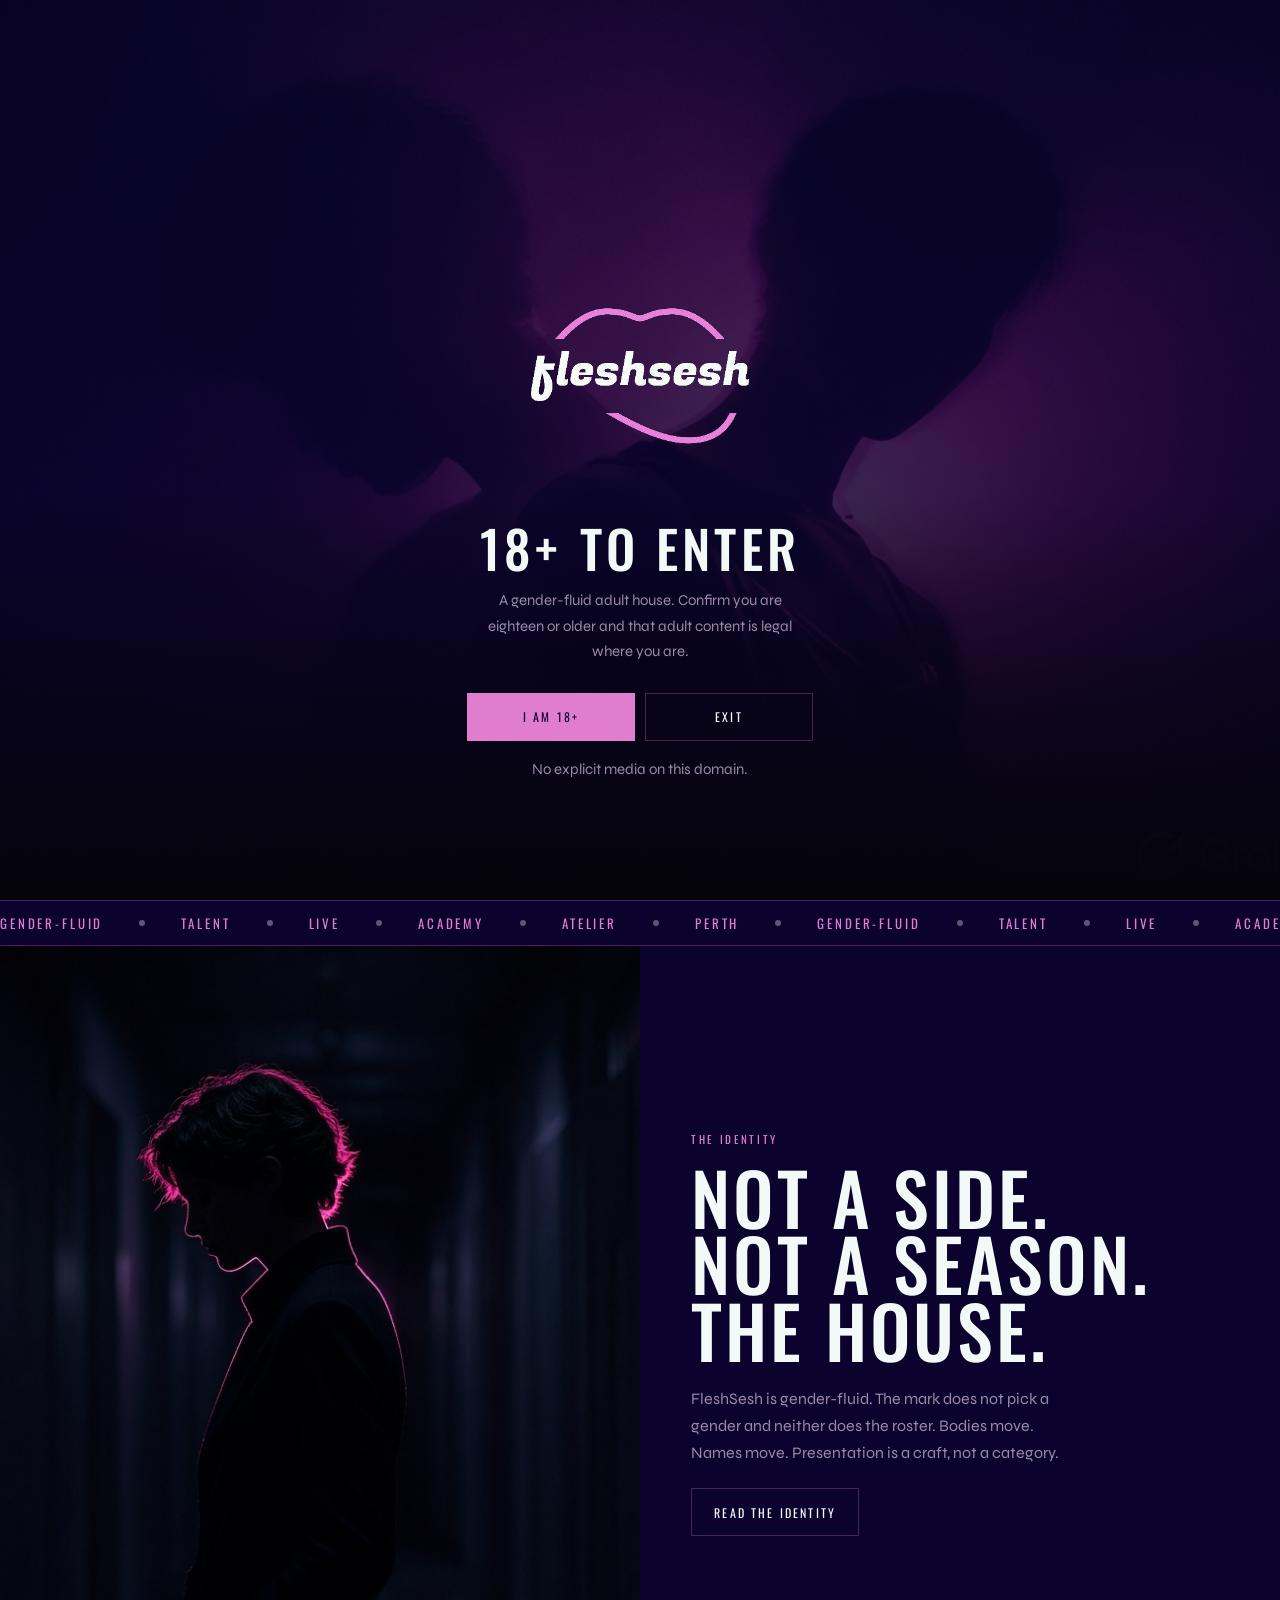
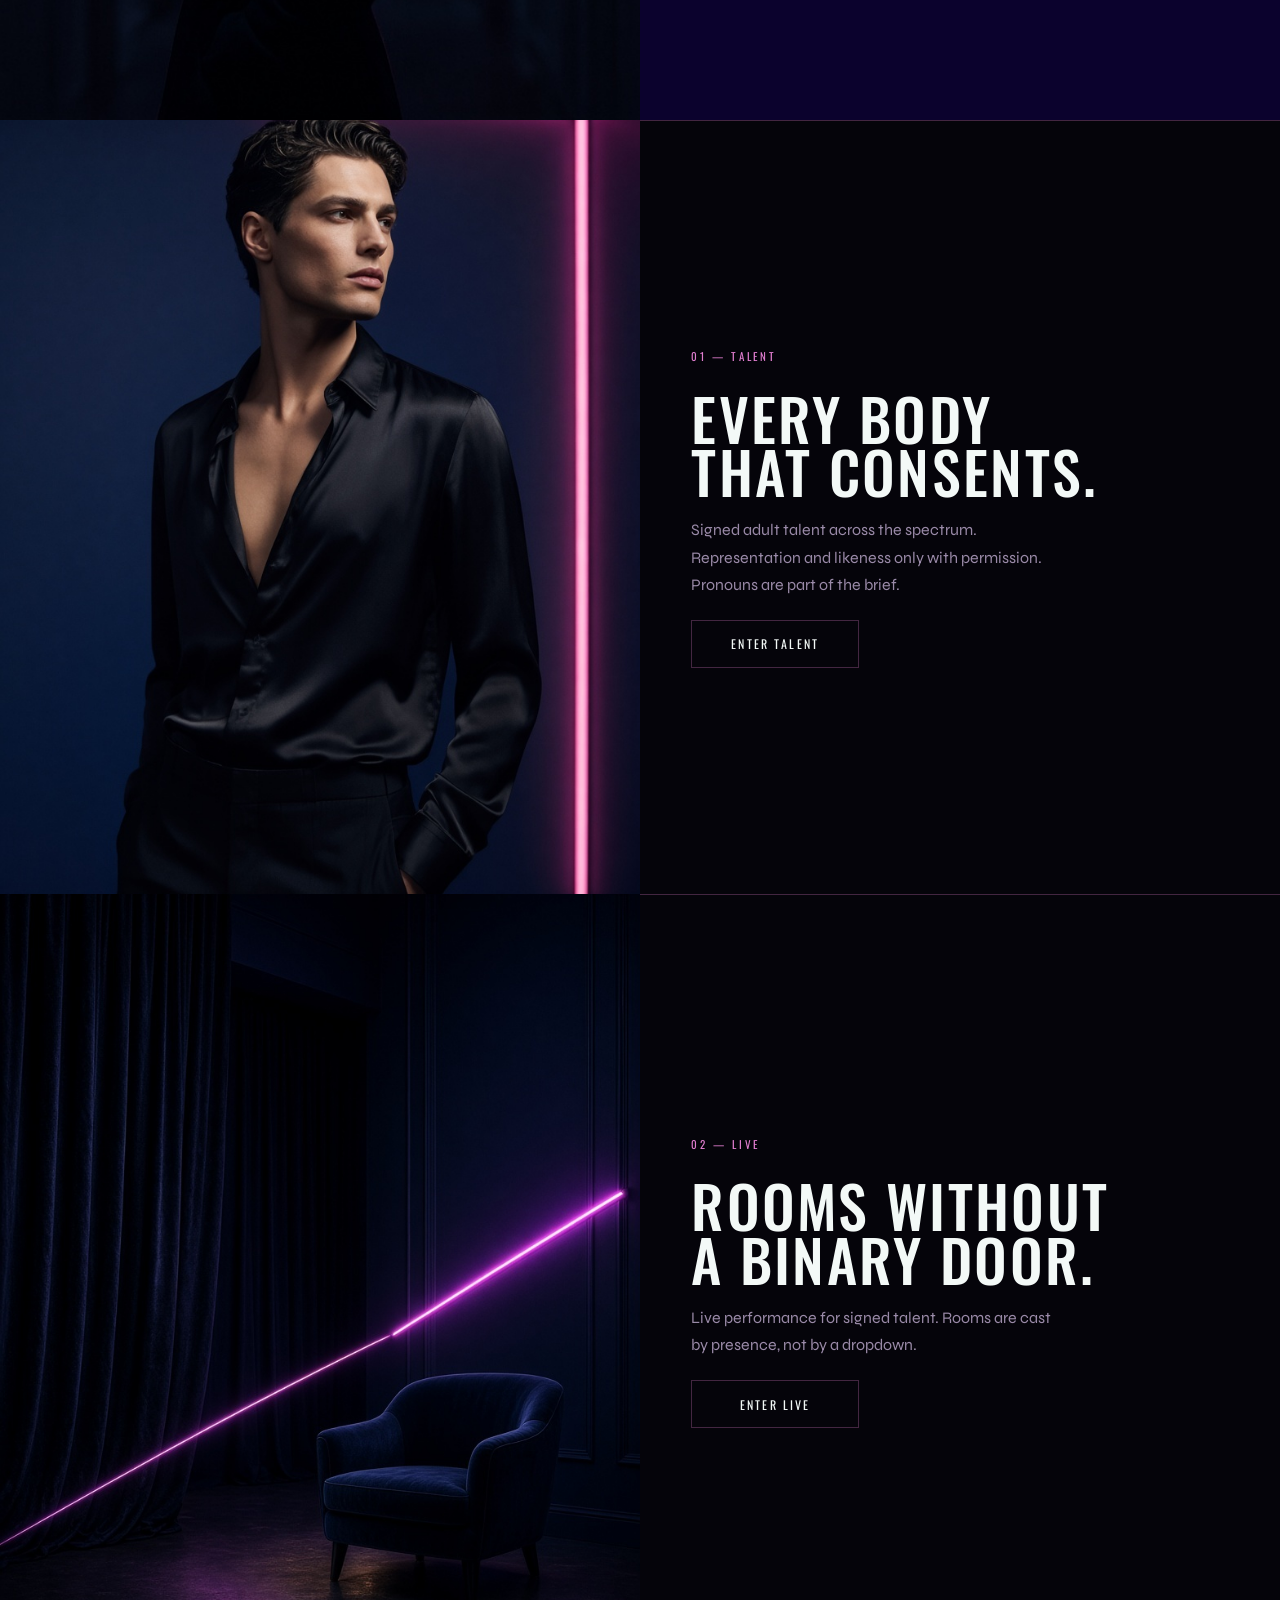
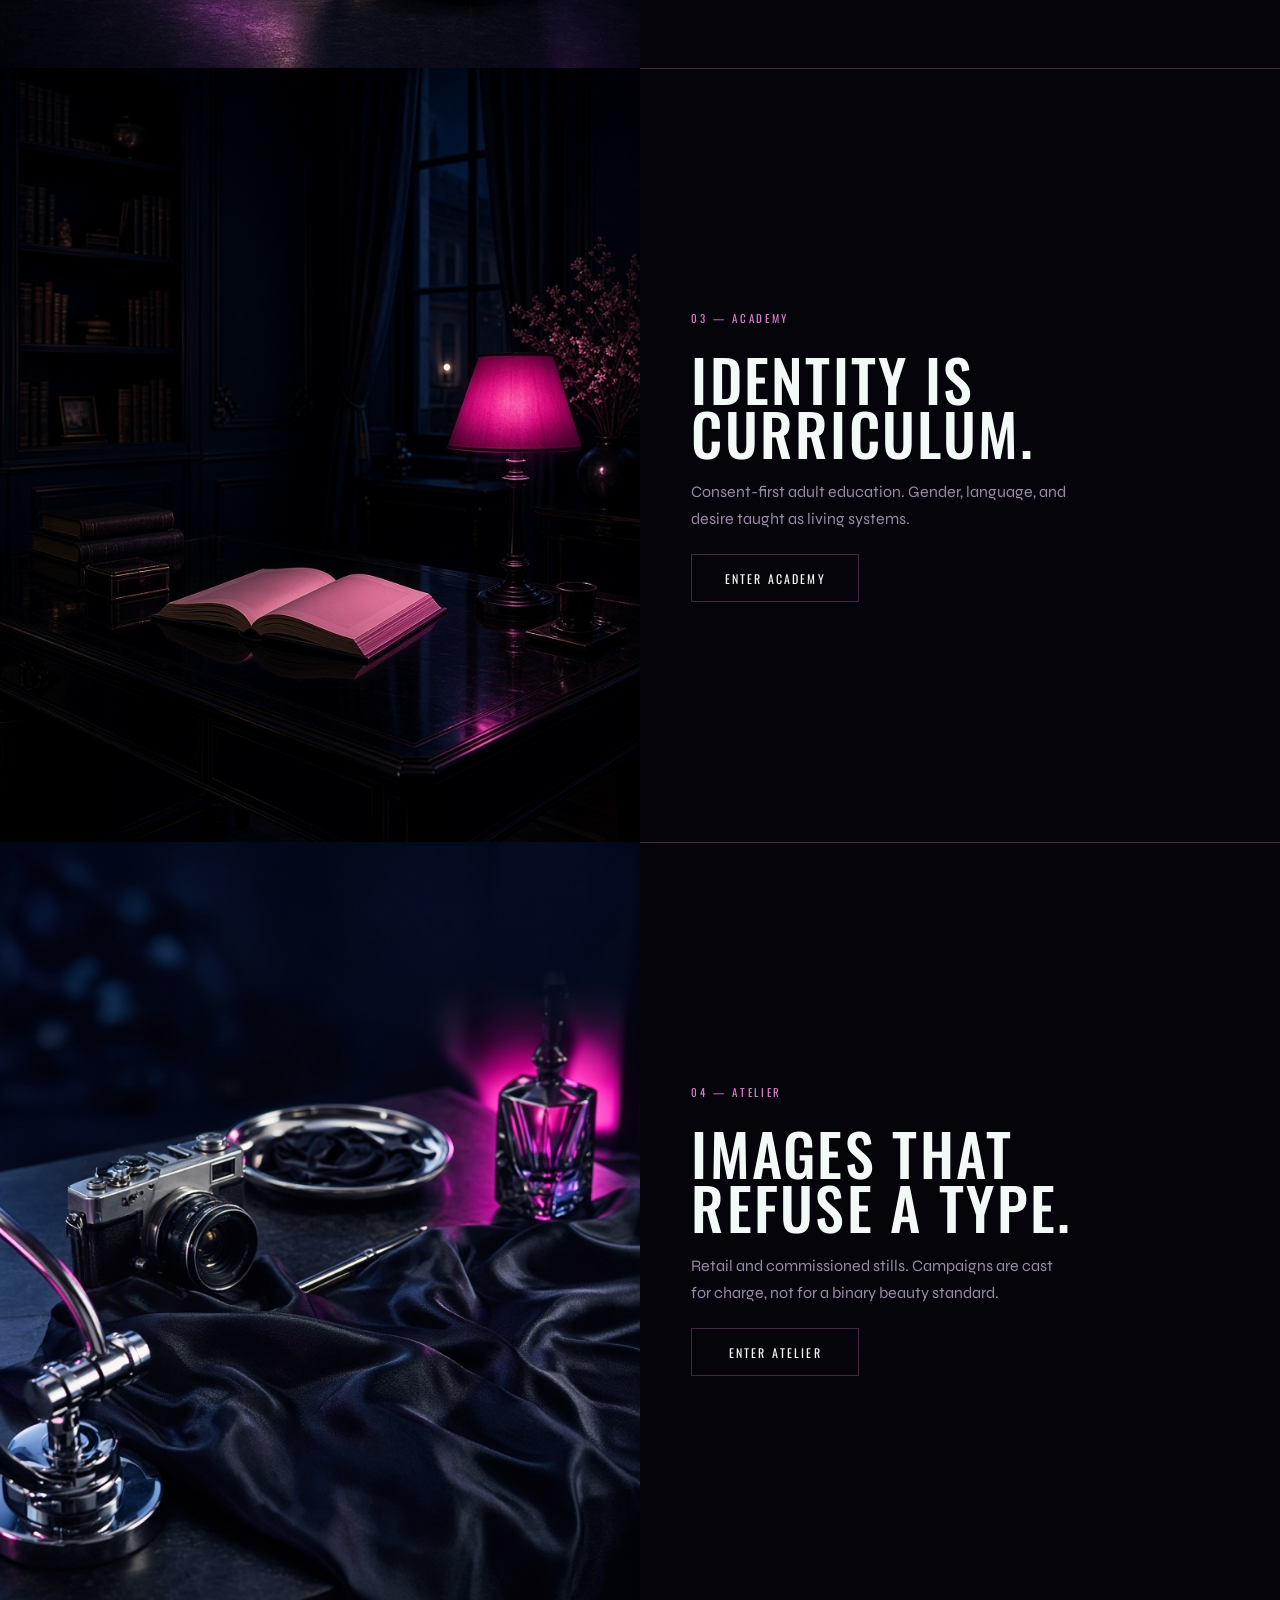
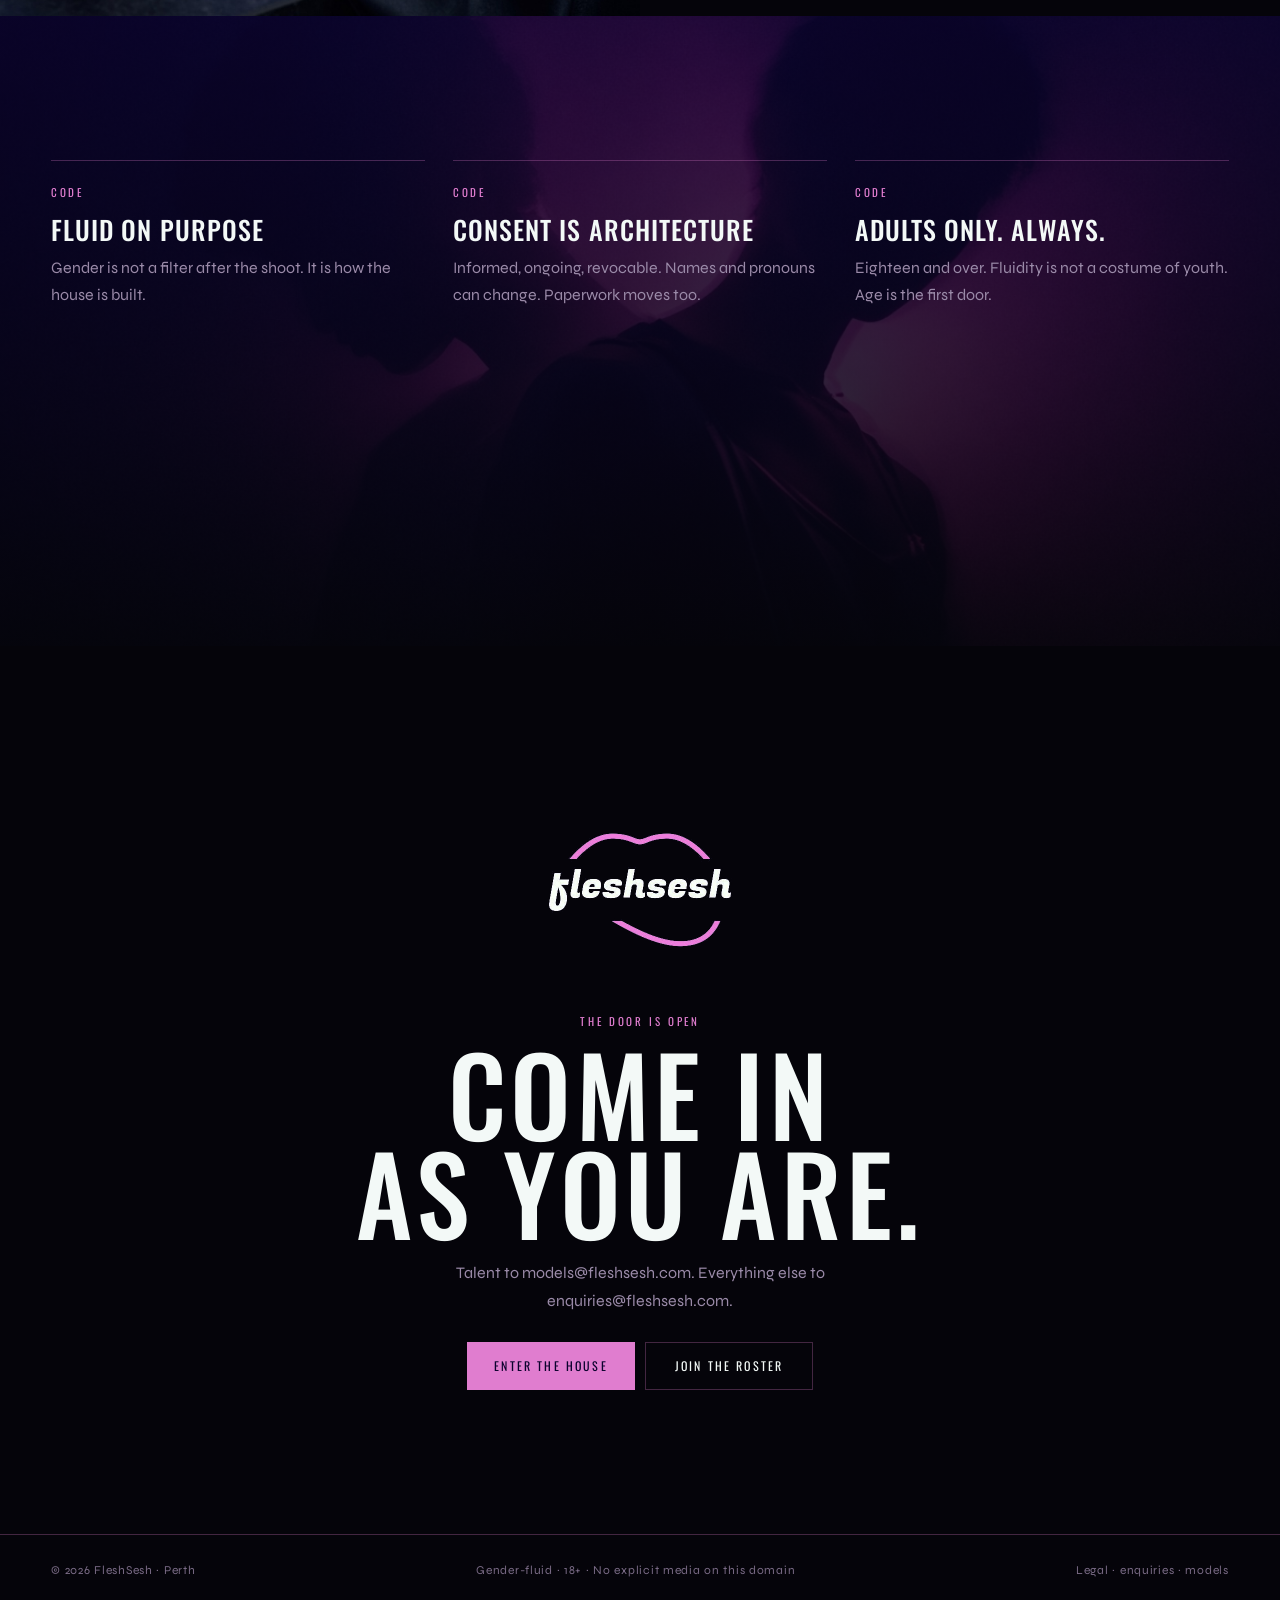
<file: artifacts/fleshsesh-redesign/index.html>
<!DOCTYPE html>
<html lang="en">
<head>
  <meta charset="UTF-8" />
  <meta name="viewport" content="width=device-width, initial-scale=1" />
  <title>FleshSesh — Gender-fluid adult house</title>
  <meta name="description" content="FleshSesh is a gender-fluid adult lifestyle house for talent, live rooms, academy, and atelier. Eighteen and over only." />
  <meta name="theme-color" content="#0B022D" />
  <link rel="icon" type="image/svg+xml" href="favicon.svg" />
  <link rel="preconnect" href="https://fonts.googleapis.com" />
  <link rel="preconnect" href="https://fonts.gstatic.com" crossorigin />
  <link href="https://fonts.googleapis.com/css2?family=Oswald:wght@400;500;600&family=Syne:wght@400;500;600;700&display=swap" rel="stylesheet" />
  <link rel="stylesheet" href="css/site.css" />
</head>
<body class="locked">
  <div class="grain"></div>
  <div id="gate" role="dialog" aria-modal="true" aria-labelledby="gate-title">
    <img class="bg" src="still-fluid.jpg" alt="" />
    <div class="veil"></div>
    <div class="gate-frame">
      <img class="logo" src="logo.png" alt="FleshSesh" />
      <h1 id="gate-title">18+ to enter</h1>
      <p>A gender-fluid adult house. Confirm you are eighteen or older and that adult content is legal where you are.</p>
      <div class="actions">
        <button class="btn btn-heat" id="enter">I am 18+</button>
        <button class="btn btn-ghost" id="exit">Exit</button>
      </div>
      <p class="note">No explicit media on this domain.</p>
    </div>
  </div>
  <header>
    <a class="logo-link" href="index.html" aria-label="FleshSesh home"><img src="logo.png" alt="FleshSesh" /></a>
    <nav id="nav">
      <a href="identity.html">Identity</a>
      <a href="talent.html">Talent</a>
      <a href="live.html">Live</a>
      <a href="academy.html">Academy</a>
      <a href="atelier.html">Atelier</a>
      <a href="contact.html" class="nav-cta">Enter</a>
    </nav>
    <button class="burger" id="burger" type="button" aria-label="Menu">Menu</button>
  </header>
  <main id="top">
    <section class="hero">
      <img class="bg" src="still-fluid.jpg" alt="" />
      <div class="veil"></div>
      <div class="hero-copy">
        <p class="eyebrow">Gender-fluid adult house · Perth</p>
        <img class="logo" src="logo.png" alt="FleshSesh" />
      </div>
    </section>
    <div class="marquee" aria-hidden="true"><div class="track" id="track"></div></div>
    <section class="split">
      <figure><img src="still-identity.jpg" alt="" /></figure>
      <article>
        <p class="kicker">The identity</p>
        <h2>Not a side.<br>Not a season.<br>The house.</h2>
        <p class="muted mt">FleshSesh is gender-fluid. The mark does not pick a gender and neither does the roster. Bodies move. Names move. Presentation is a craft, not a category.</p>
        <a class="btn btn-ghost mt" style="width:fit-content" href="identity.html">Read the identity</a>
      </article>
    </section>
    <section>
      <article class="chapter">
        <div class="shot"><img src="still-satin.jpg" alt="" /></div>
        <div class="copy">
          <p class="kicker">01 — Talent</p>
          <h3>Every body that consents.</h3>
          <p class="muted">Signed adult talent across the spectrum. Representation and likeness only with permission. Pronouns are part of the brief.</p>
          <a class="btn btn-ghost mt" style="width:fit-content" href="talent.html">Enter Talent</a>
        </div>
      </article>
      <article class="chapter">
        <div class="shot"><img src="still-live.jpg" alt="" /></div>
        <div class="copy">
          <p class="kicker">02 — Live</p>
          <h3>Rooms without a binary door.</h3>
          <p class="muted">Live performance for signed talent. Rooms are cast by presence, not by a dropdown.</p>
          <a class="btn btn-ghost mt" style="width:fit-content" href="live.html">Enter Live</a>
        </div>
      </article>
      <article class="chapter">
        <div class="shot"><img src="still-academy.jpg" alt="" /></div>
        <div class="copy">
          <p class="kicker">03 — Academy</p>
          <h3>Identity is curriculum.</h3>
          <p class="muted">Consent-first adult education. Gender, language, and desire taught as living systems.</p>
          <a class="btn btn-ghost mt" style="width:fit-content" href="academy.html">Enter Academy</a>
        </div>
      </article>
      <article class="chapter">
        <div class="shot"><img src="still-atelier.jpg" alt="" /></div>
        <div class="copy">
          <p class="kicker">04 — Atelier</p>
          <h3>Images that refuse a type.</h3>
          <p class="muted">Retail and commissioned stills. Campaigns are cast for charge, not for a binary beauty standard.</p>
          <a class="btn btn-ghost mt" style="width:fit-content" href="atelier.html">Enter Atelier</a>
        </div>
      </article>
    </section>
    <section class="code">
      <div>
        <p class="kicker">Code</p>
        <h4>Fluid on purpose</h4>
        <p class="muted">Gender is not a filter after the shoot. It is how the house is built.</p>
      </div>
      <div>
        <p class="kicker">Code</p>
        <h4>Consent is architecture</h4>
        <p class="muted">Informed, ongoing, revocable. Names and pronouns can change. Paperwork moves too.</p>
      </div>
      <div>
        <p class="kicker">Code</p>
        <h4>Adults only. Always.</h4>
        <p class="muted">Eighteen and over. Fluidity is not a costume of youth. Age is the first door.</p>
      </div>
    </section>
    <section class="climax">
      <div>
        <img class="logo" src="logo.png" alt="FleshSesh" />
        <p class="eyebrow">The door is open</p>
        <h2>Come in<br>as you are.</h2>
        <p class="muted mb" style="margin-left:auto;margin-right:auto">Talent to models@fleshsesh.com. Everything else to enquiries@fleshsesh.com.</p>
        <div class="actions">
          <a class="btn btn-heat" href="contact.html">Enter the house</a>
          <a class="btn btn-ghost" href="mailto:models@fleshsesh.com">Join the roster</a>
        </div>
      </div>
    </section>
  </main>
  <footer>
    <div>© <span id="y"></span> FleshSesh · Perth</div>
    <div>Gender-fluid · 18+ · No explicit media on this domain</div>
    <div>
      <a href="legal.html">Legal</a>
      ·
      <a href="mailto:enquiries@fleshsesh.com">enquiries</a>
      ·
      <a href="mailto:models@fleshsesh.com">models</a>
    </div>
  </footer>
  <script src="js/site.js"></script>
</body>
</html>
</file>
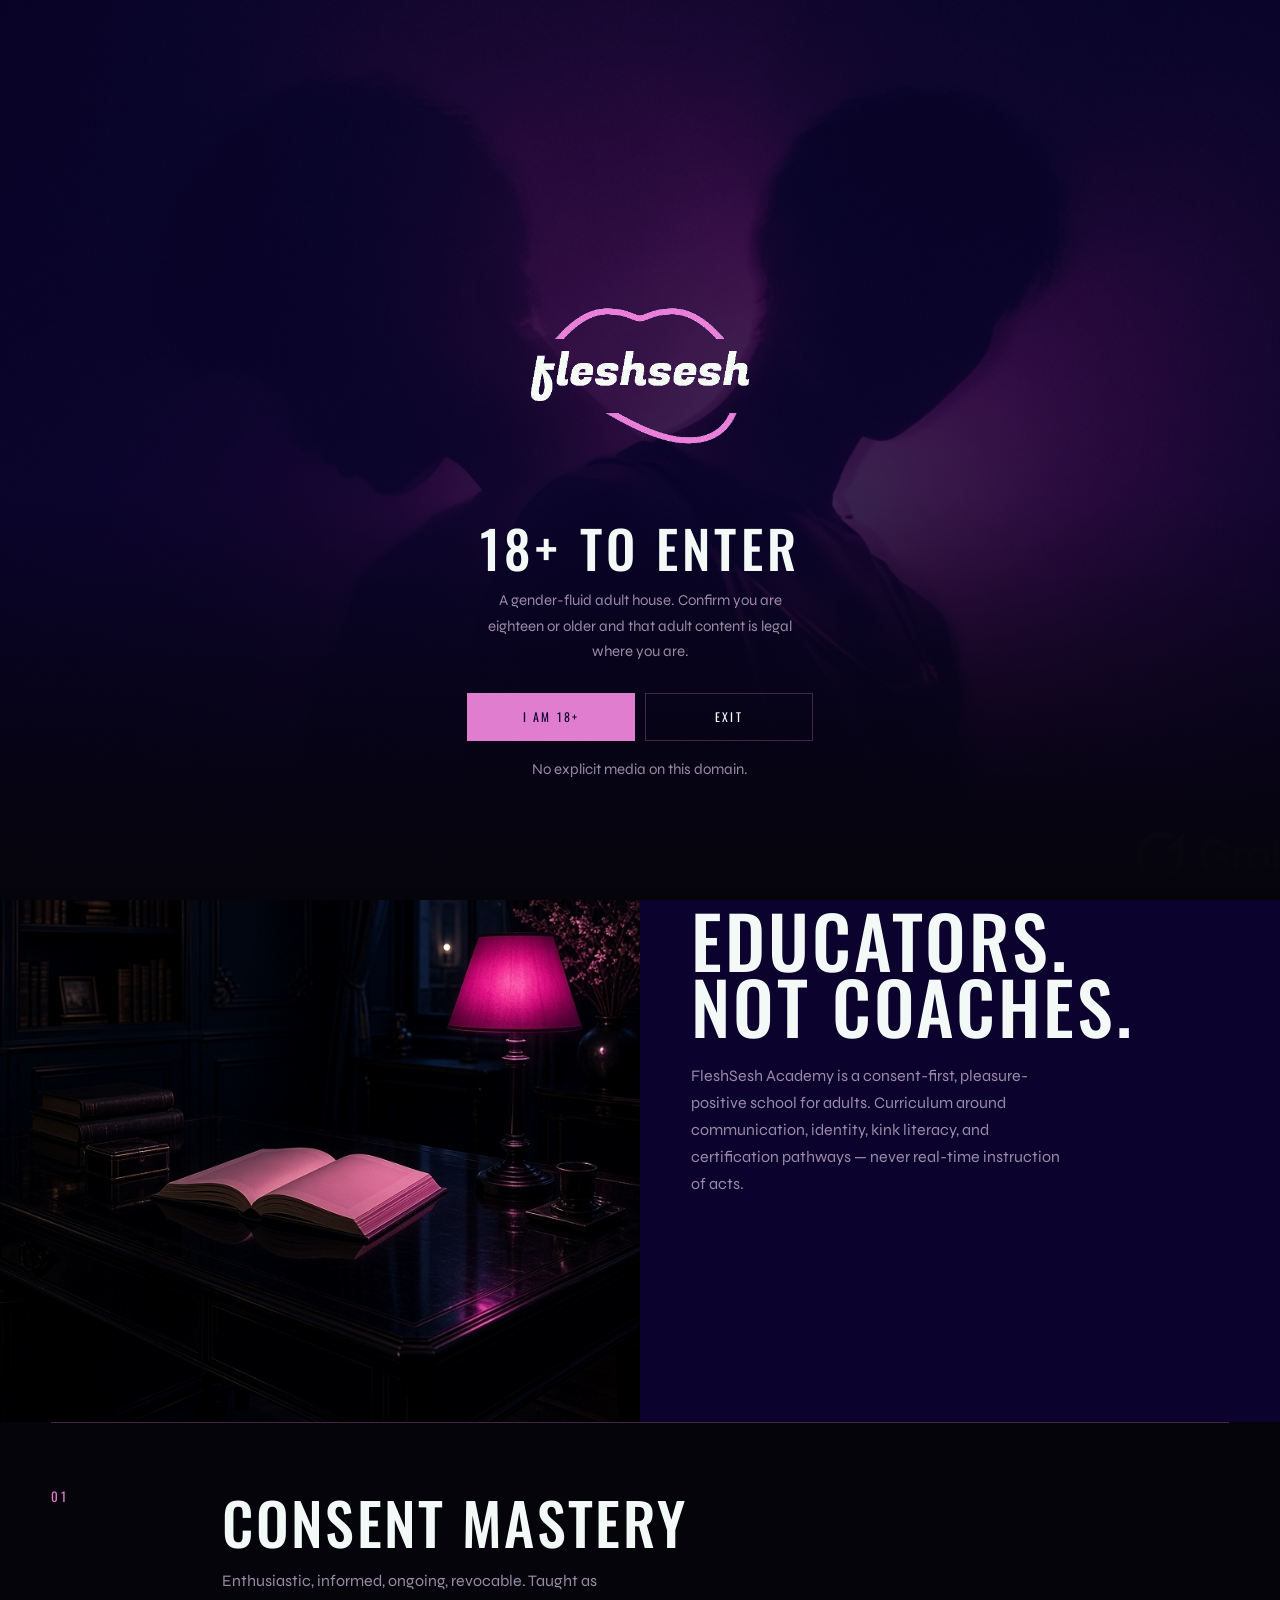
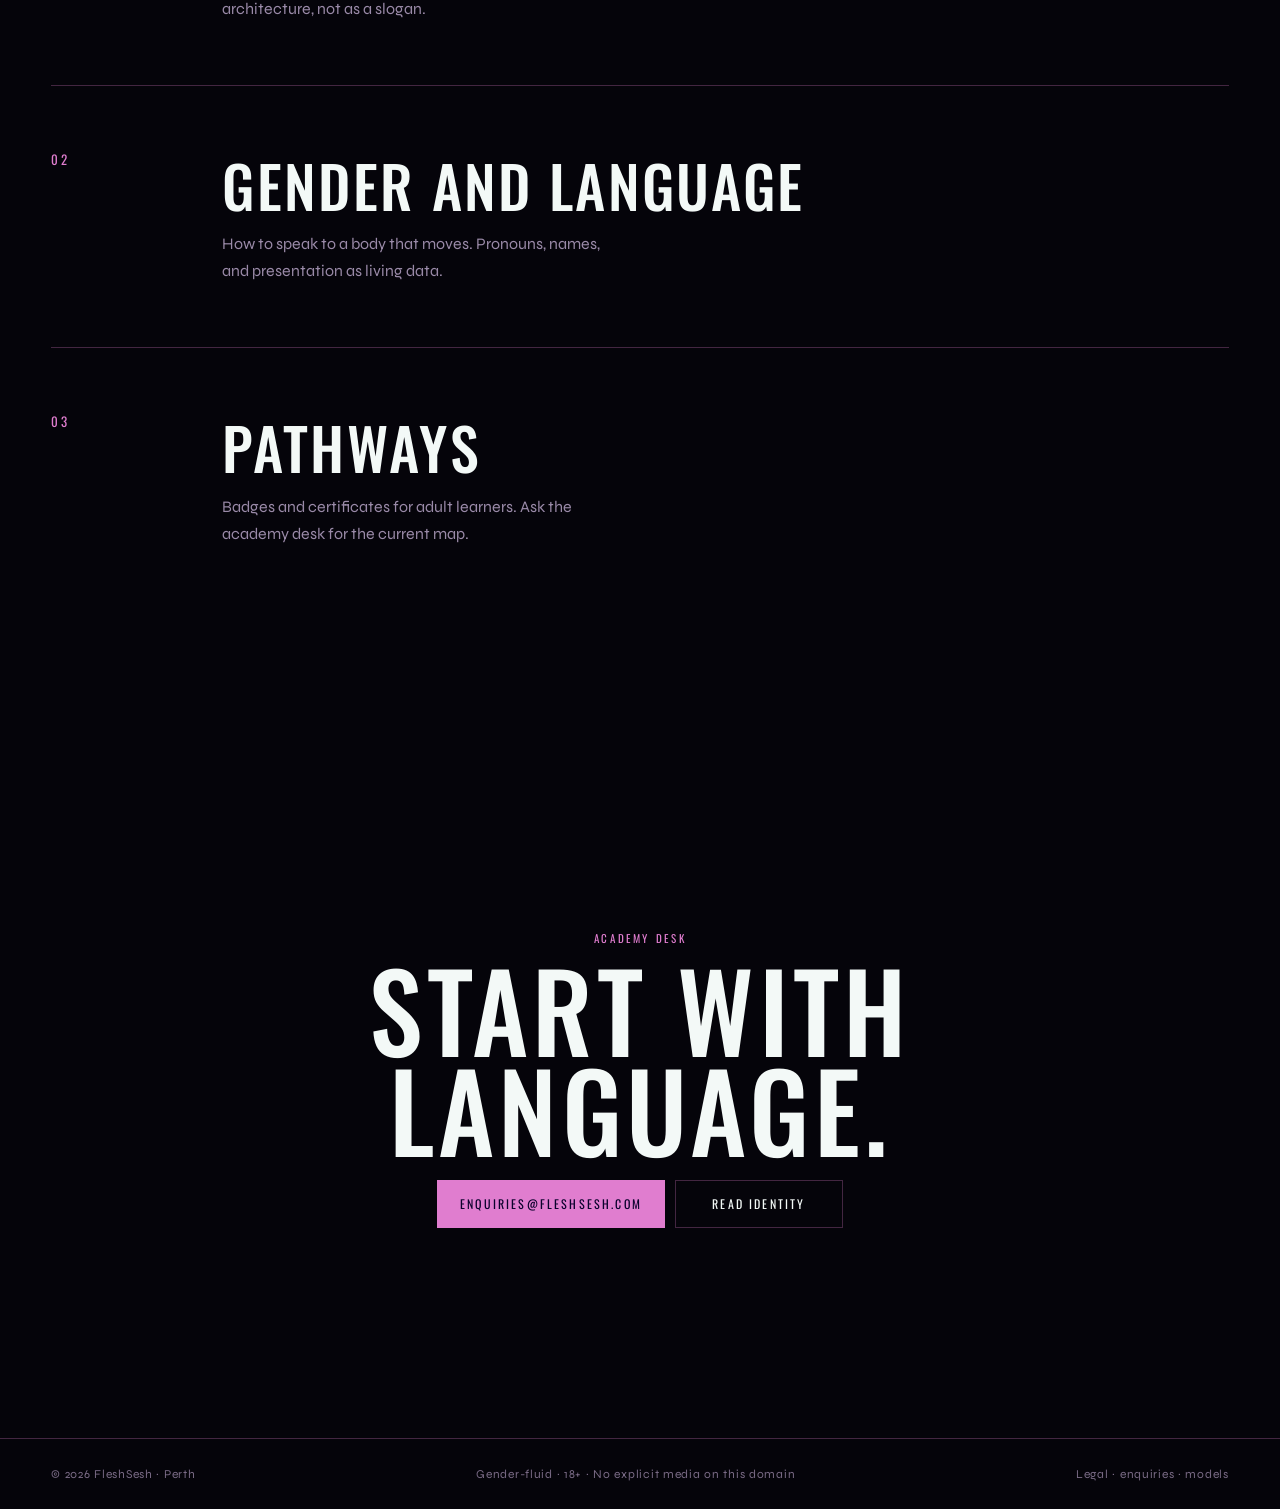
<file: artifacts/fleshsesh-redesign/academy.html>
<!DOCTYPE html>
<html lang="en">
<head>
  <meta charset="UTF-8" />
  <meta name="viewport" content="width=device-width, initial-scale=1" />
  <title>Academy — FleshSesh</title>
  <meta name="description" content="Consent-first adult education. Gender, language, and desire as living systems." />
  <meta name="theme-color" content="#0B022D" />
  <link rel="icon" type="image/svg+xml" href="favicon.svg" />
  <link rel="preconnect" href="https://fonts.googleapis.com" />
  <link rel="preconnect" href="https://fonts.gstatic.com" crossorigin />
  <link href="https://fonts.googleapis.com/css2?family=Oswald:wght@400;500;600&family=Syne:wght@400;500;600;700&display=swap" rel="stylesheet" />
  <link rel="stylesheet" href="css/site.css" />
</head>
<body class="locked">
  <div class="grain"></div>
  <div id="gate" role="dialog" aria-modal="true" aria-labelledby="gate-title">
    <img class="bg" src="still-fluid.jpg" alt="" />
    <div class="veil"></div>
    <div class="gate-frame">
      <img class="logo" src="logo.png" alt="FleshSesh" />
      <h1 id="gate-title">18+ to enter</h1>
      <p>A gender-fluid adult house. Confirm you are eighteen or older and that adult content is legal where you are.</p>
      <div class="actions">
        <button class="btn btn-heat" id="enter">I am 18+</button>
        <button class="btn btn-ghost" id="exit">Exit</button>
      </div>
      <p class="note">No explicit media on this domain.</p>
    </div>
  </div>
  <header>
    <a class="logo-link" href="index.html" aria-label="FleshSesh home"><img src="logo.png" alt="FleshSesh" /></a>
    <nav id="nav">
      <a href="identity.html">Identity</a>
      <a href="talent.html">Talent</a>
      <a href="live.html">Live</a>
      <a href="academy.html" class="is-on">Academy</a>
      <a href="atelier.html">Atelier</a>
      <a href="contact.html" class="nav-cta">Enter</a>
    </nav>
    <button class="burger" id="burger" type="button" aria-label="Menu">Menu</button>
  </header>
  <main>
    <section class="page-hero">
      <img class="bg" src="still-academy.jpg" alt="" />
      <div class="veil"></div>
      <div class="page-hero-copy">
        <p class="eyebrow">03 — Academy</p>
        <h1>Knowledge<br>before heat.</h1>
      </div>
    </section>
    <section class="split">
      <figure><img src="still-academy.jpg" alt="" /></figure>
      <article>
        <p class="kicker">The school</p>
        <h2>Educators.<br>Not coaches.</h2>
        <p class="muted mt">FleshSesh Academy is a consent-first, pleasure-positive school for adults. Curriculum around communication, identity, kink literacy, and certification pathways — never real-time instruction of acts.</p>
      </article>
    </section>
    <section class="list">
      <article>
        <div class="num">01</div>
        <div>
          <h3>Consent mastery</h3>
          <p class="muted">Enthusiastic, informed, ongoing, revocable. Taught as architecture, not as a slogan.</p>
        </div>
      </article>
      <article>
        <div class="num">02</div>
        <div>
          <h3>Gender and language</h3>
          <p class="muted">How to speak to a body that moves. Pronouns, names, and presentation as living data.</p>
        </div>
      </article>
      <article>
        <div class="num">03</div>
        <div>
          <h3>Pathways</h3>
          <p class="muted">Badges and certificates for adult learners. Ask the academy desk for the current map.</p>
        </div>
      </article>
    </section>
    <section class="climax">
      <div>
        <p class="eyebrow">Academy desk</p>
        <h2>Start with<br>language.</h2>
        <div class="actions mt">
          <a class="btn btn-heat" href="mailto:enquiries@fleshsesh.com">enquiries@fleshsesh.com</a>
          <a class="btn btn-ghost" href="identity.html">Read identity</a>
        </div>
      </div>
    </section>
  </main>
  <footer>
    <div>© <span id="y"></span> FleshSesh · Perth</div>
    <div>Gender-fluid · 18+ · No explicit media on this domain</div>
    <div>
      <a href="legal.html">Legal</a>
      ·
      <a href="mailto:enquiries@fleshsesh.com">enquiries</a>
      ·
      <a href="mailto:models@fleshsesh.com">models</a>
    </div>
  </footer>
  <script src="js/site.js"></script>
</body>
</html>
</file>
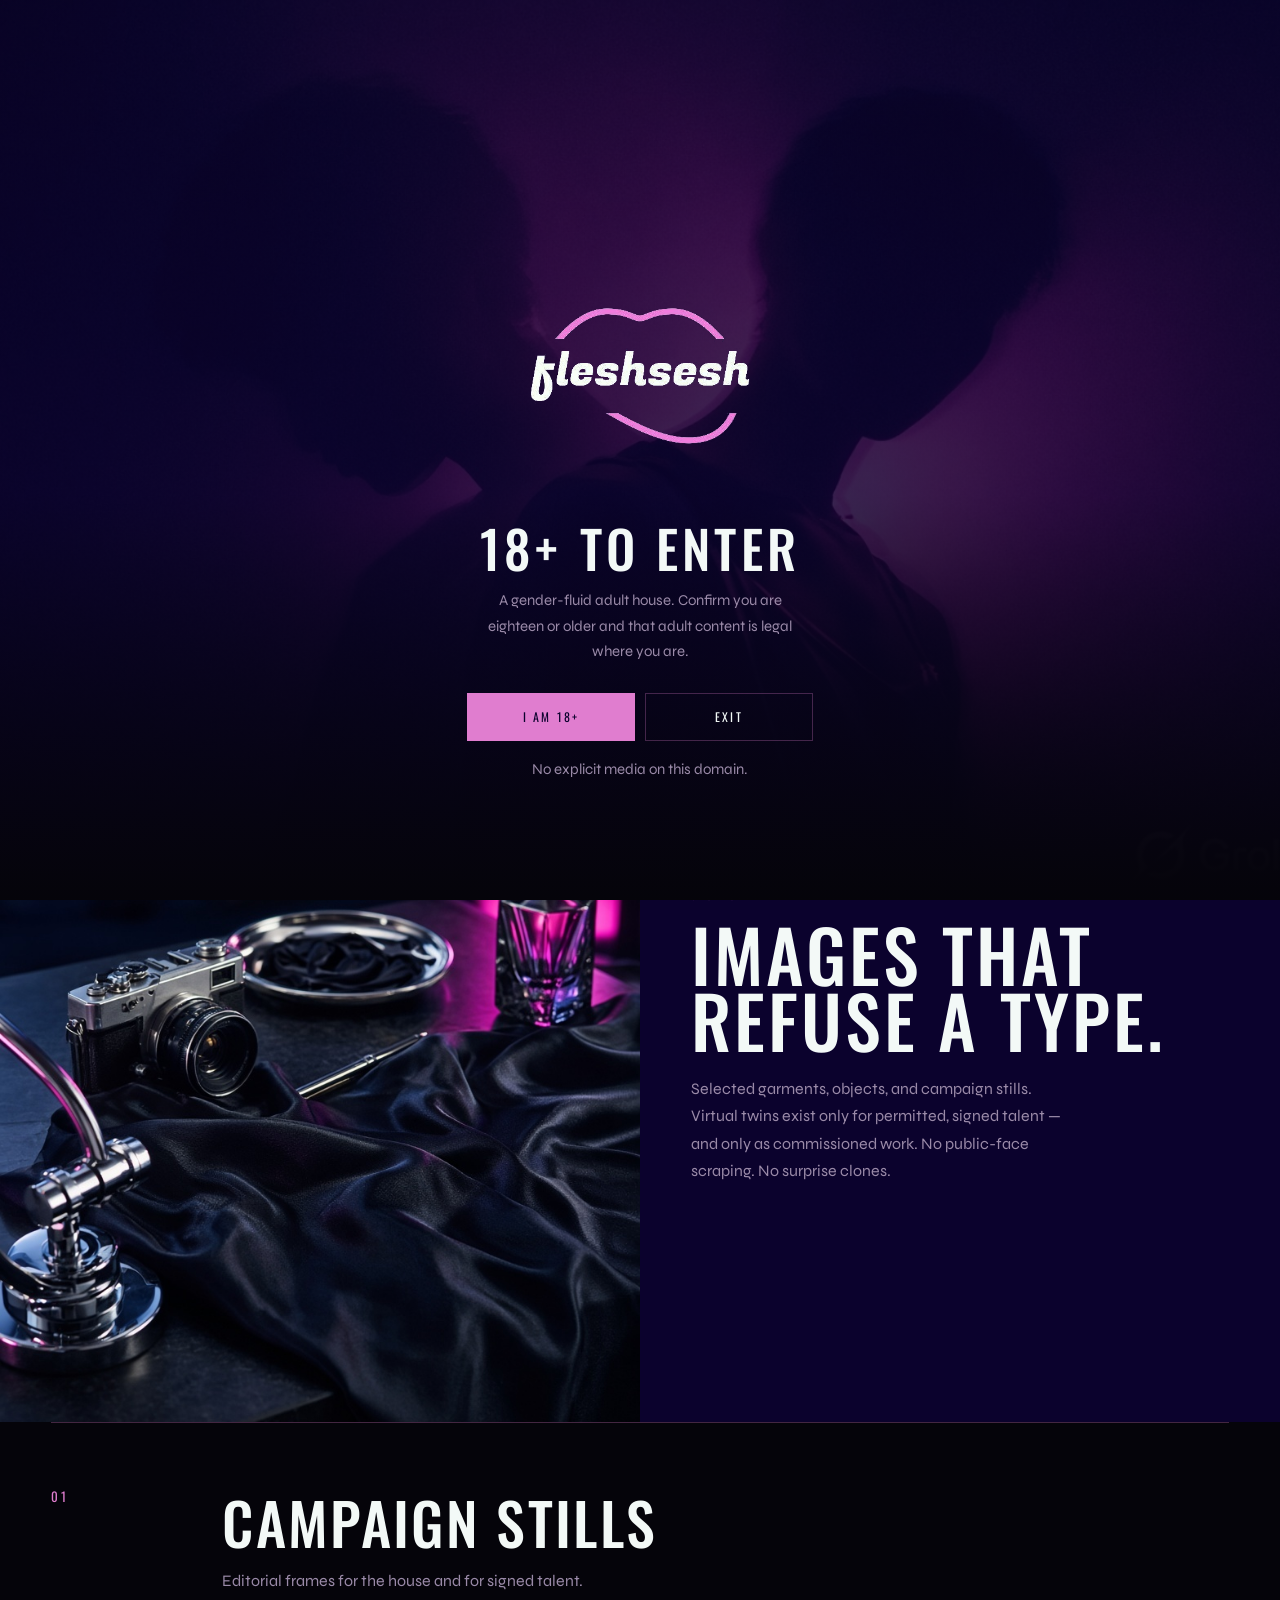
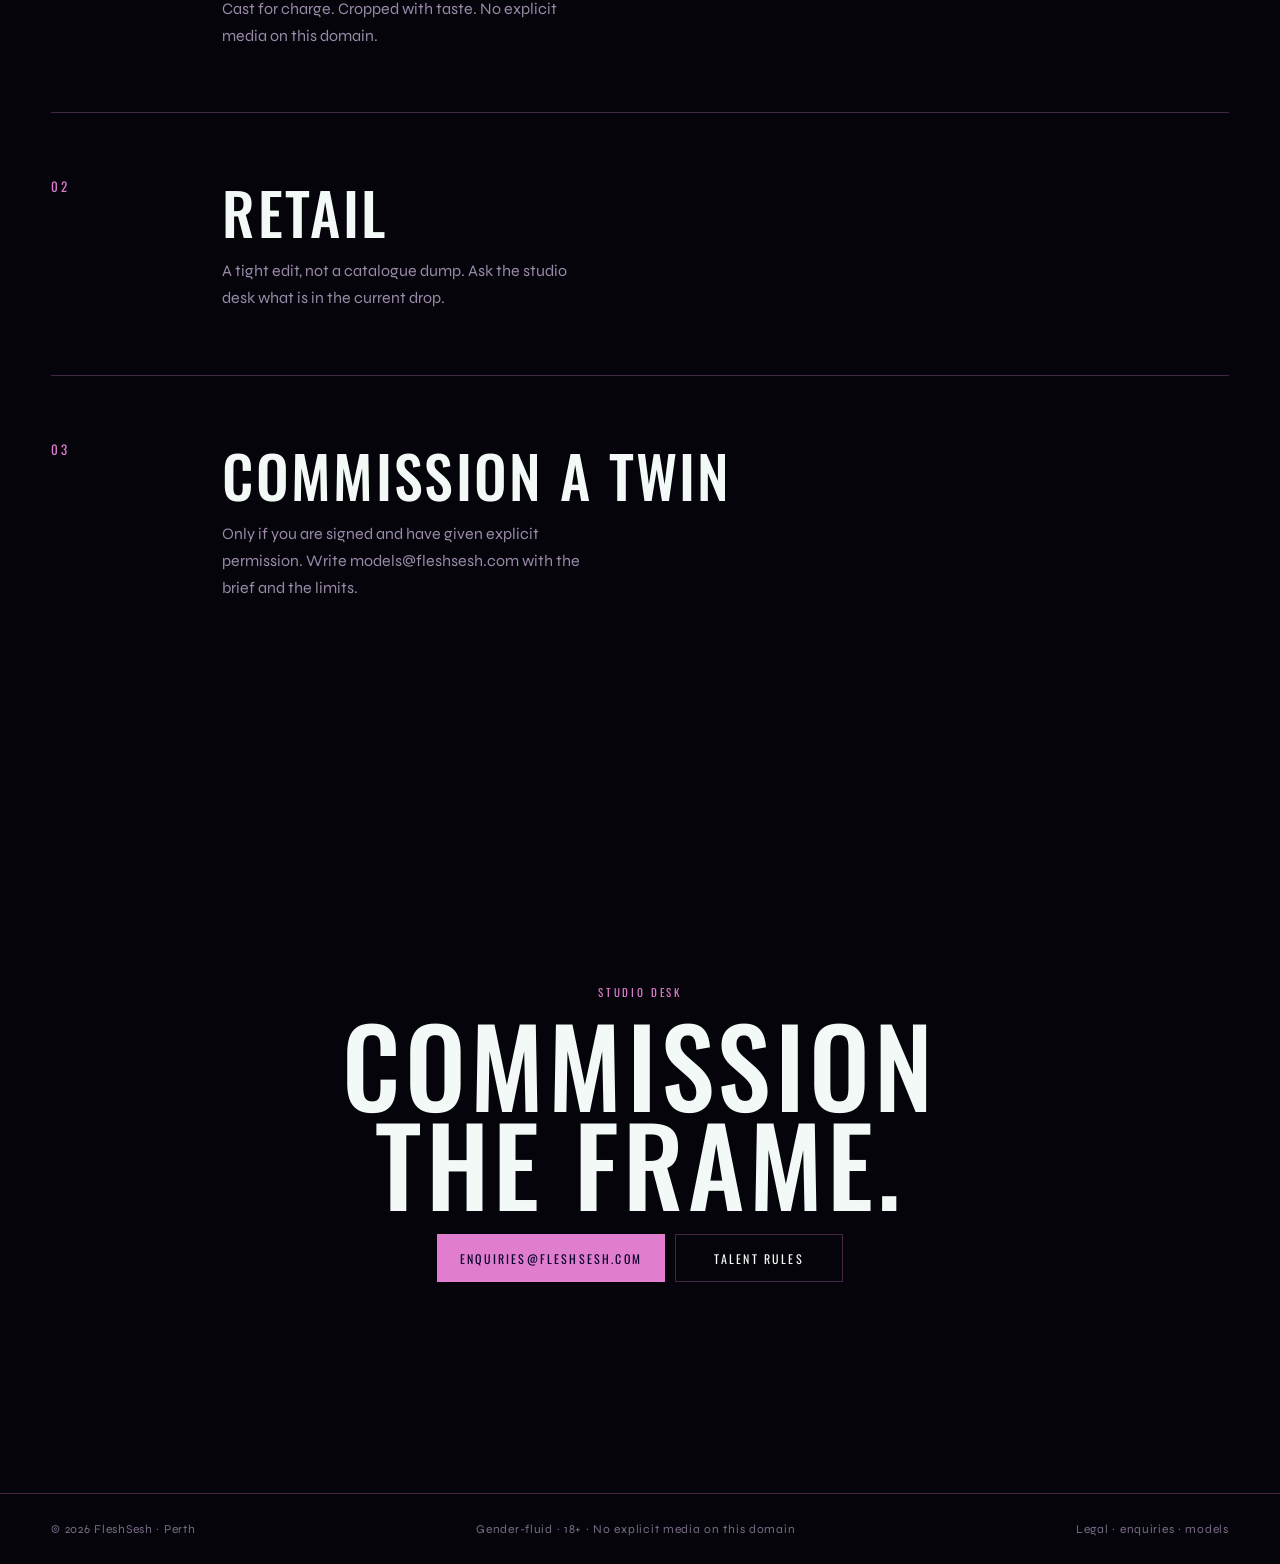
<file: artifacts/fleshsesh-redesign/atelier.html>
<!DOCTYPE html>
<html lang="en">
<head>
  <meta charset="UTF-8" />
  <meta name="viewport" content="width=device-width, initial-scale=1" />
  <title>Atelier — FleshSesh</title>
  <meta name="description" content="Retail and commissioned stills. Campaigns cast for charge, not for a binary type." />
  <meta name="theme-color" content="#0B022D" />
  <link rel="icon" type="image/svg+xml" href="favicon.svg" />
  <link rel="preconnect" href="https://fonts.googleapis.com" />
  <link rel="preconnect" href="https://fonts.gstatic.com" crossorigin />
  <link href="https://fonts.googleapis.com/css2?family=Oswald:wght@400;500;600&family=Syne:wght@400;500;600;700&display=swap" rel="stylesheet" />
  <link rel="stylesheet" href="css/site.css" />
</head>
<body class="locked">
  <div class="grain"></div>
  <div id="gate" role="dialog" aria-modal="true" aria-labelledby="gate-title">
    <img class="bg" src="still-fluid.jpg" alt="" />
    <div class="veil"></div>
    <div class="gate-frame">
      <img class="logo" src="logo.png" alt="FleshSesh" />
      <h1 id="gate-title">18+ to enter</h1>
      <p>A gender-fluid adult house. Confirm you are eighteen or older and that adult content is legal where you are.</p>
      <div class="actions">
        <button class="btn btn-heat" id="enter">I am 18+</button>
        <button class="btn btn-ghost" id="exit">Exit</button>
      </div>
      <p class="note">No explicit media on this domain.</p>
    </div>
  </div>
  <header>
    <a class="logo-link" href="index.html" aria-label="FleshSesh home"><img src="logo.png" alt="FleshSesh" /></a>
    <nav id="nav">
      <a href="identity.html">Identity</a>
      <a href="talent.html">Talent</a>
      <a href="live.html">Live</a>
      <a href="academy.html">Academy</a>
      <a href="atelier.html" class="is-on">Atelier</a>
      <a href="contact.html" class="nav-cta">Enter</a>
    </nav>
    <button class="burger" id="burger" type="button" aria-label="Menu">Menu</button>
  </header>
  <main>
    <section class="page-hero">
      <img class="bg" src="still-atelier.jpg" alt="" />
      <div class="veil"></div>
      <div class="page-hero-copy">
        <p class="eyebrow">04 — Atelier</p>
        <h1>Objects with<br>authorship.</h1>
      </div>
    </section>
    <section class="split">
      <figure><img src="still-atelier.jpg" alt="" /></figure>
      <article>
        <p class="kicker">Studio and retail</p>
        <h2>Images that<br>refuse a type.</h2>
        <p class="muted mt">Selected garments, objects, and campaign stills. Virtual twins exist only for permitted, signed talent — and only as commissioned work. No public-face scraping. No surprise clones.</p>
      </article>
    </section>
    <section class="list">
      <article>
        <div class="num">01</div>
        <div>
          <h3>Campaign stills</h3>
          <p class="muted">Editorial frames for the house and for signed talent. Cast for charge. Cropped with taste. No explicit media on this domain.</p>
        </div>
      </article>
      <article>
        <div class="num">02</div>
        <div>
          <h3>Retail</h3>
          <p class="muted">A tight edit, not a catalogue dump. Ask the studio desk what is in the current drop.</p>
        </div>
      </article>
      <article>
        <div class="num">03</div>
        <div>
          <h3>Commission a twin</h3>
          <p class="muted">Only if you are signed and have given explicit permission. Write models@fleshsesh.com with the brief and the limits.</p>
        </div>
      </article>
    </section>
    <section class="climax">
      <div>
        <p class="eyebrow">Studio desk</p>
        <h2>Commission<br>the frame.</h2>
        <div class="actions mt">
          <a class="btn btn-heat" href="mailto:enquiries@fleshsesh.com">enquiries@fleshsesh.com</a>
          <a class="btn btn-ghost" href="talent.html">Talent rules</a>
        </div>
      </div>
    </section>
  </main>
  <footer>
    <div>© <span id="y"></span> FleshSesh · Perth</div>
    <div>Gender-fluid · 18+ · No explicit media on this domain</div>
    <div>
      <a href="legal.html">Legal</a>
      ·
      <a href="mailto:enquiries@fleshsesh.com">enquiries</a>
      ·
      <a href="mailto:models@fleshsesh.com">models</a>
    </div>
  </footer>
  <script src="js/site.js"></script>
</body>
</html>
</file>
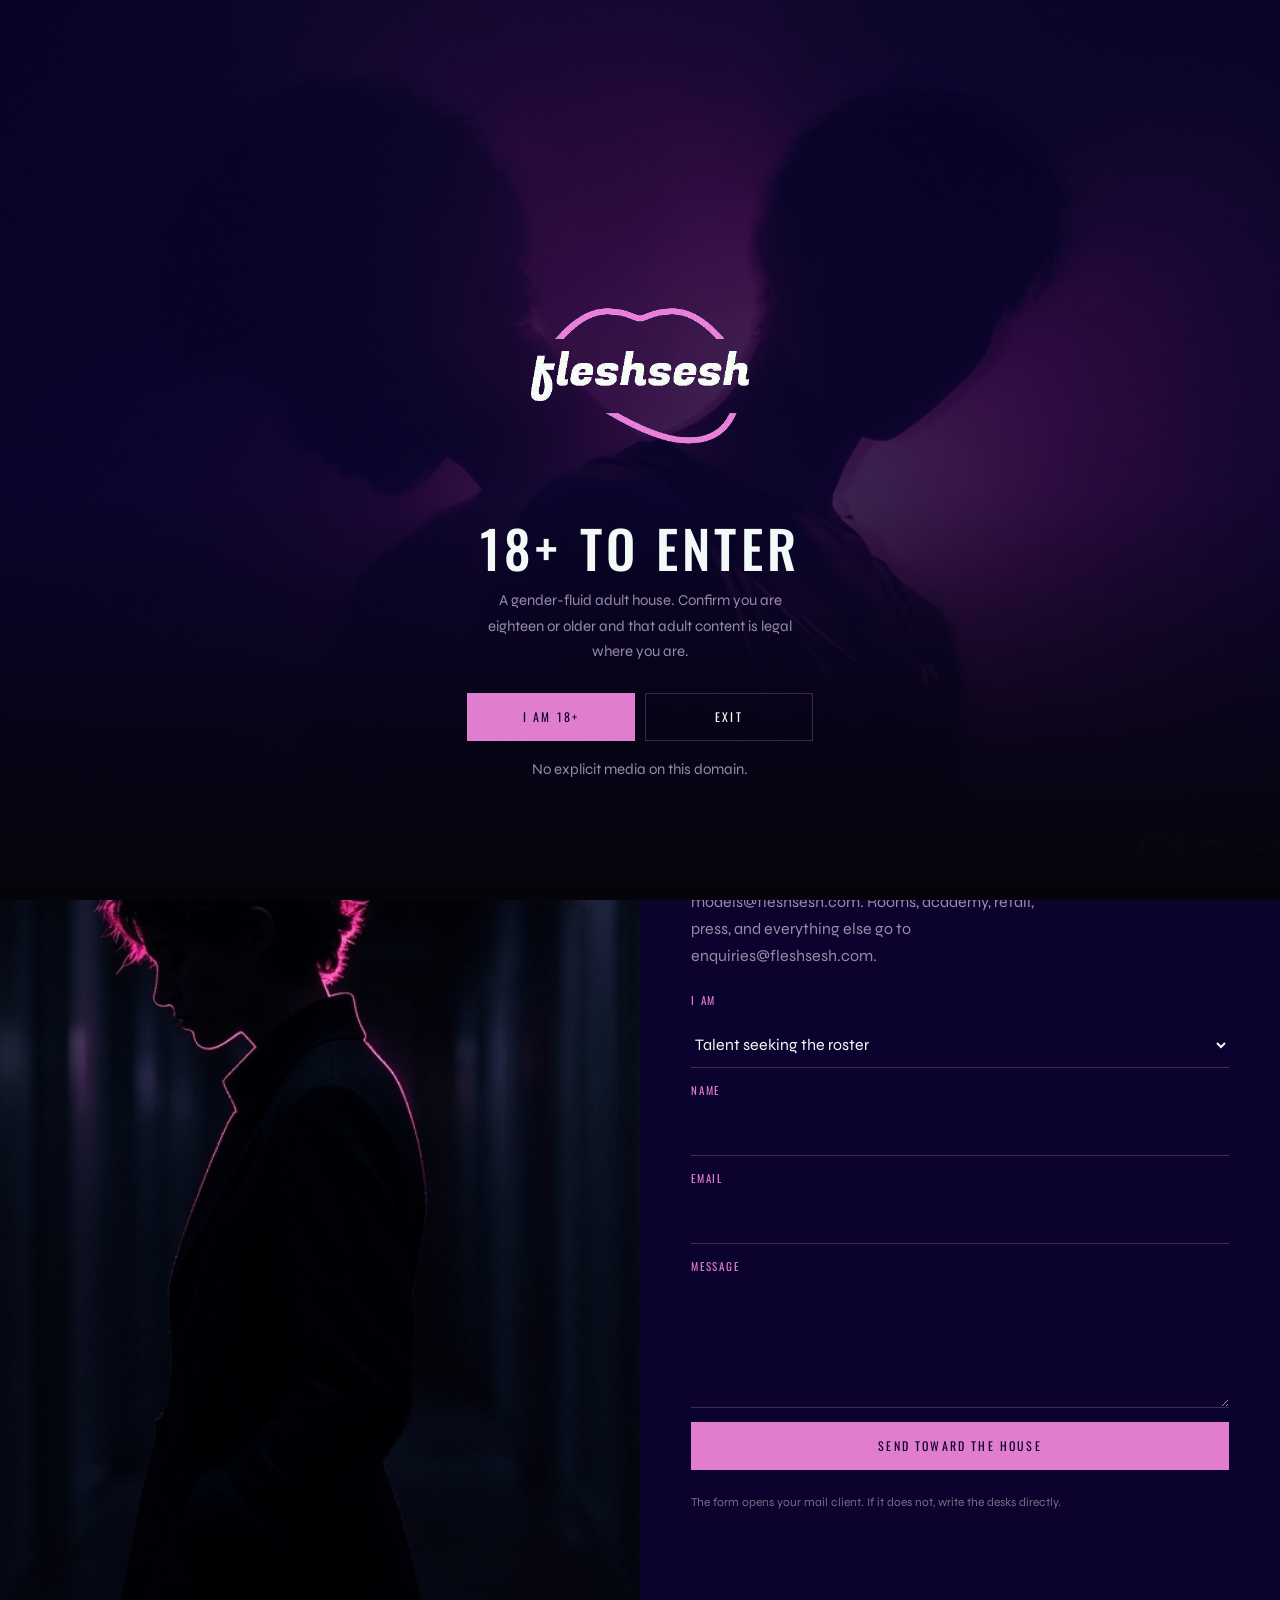
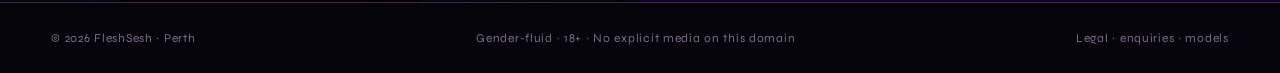
<file: artifacts/fleshsesh-redesign/contact.html>
<!DOCTYPE html>
<html lang="en">
<head>
  <meta charset="UTF-8" />
  <meta name="viewport" content="width=device-width, initial-scale=1" />
  <title>Enter — FleshSesh</title>
  <meta name="description" content="Write the house. Talent to models@fleshsesh.com. Everything else to enquiries@fleshsesh.com." />
  <meta name="theme-color" content="#0B022D" />
  <link rel="icon" type="image/svg+xml" href="favicon.svg" />
  <link rel="preconnect" href="https://fonts.googleapis.com" />
  <link rel="preconnect" href="https://fonts.gstatic.com" crossorigin />
  <link href="https://fonts.googleapis.com/css2?family=Oswald:wght@400;500;600&family=Syne:wght@400;500;600;700&display=swap" rel="stylesheet" />
  <link rel="stylesheet" href="css/site.css" />
</head>
<body class="locked">
  <div class="grain"></div>
  <div id="gate" role="dialog" aria-modal="true" aria-labelledby="gate-title">
    <img class="bg" src="still-fluid.jpg" alt="" />
    <div class="veil"></div>
    <div class="gate-frame">
      <img class="logo" src="logo.png" alt="FleshSesh" />
      <h1 id="gate-title">18+ to enter</h1>
      <p>A gender-fluid adult house. Confirm you are eighteen or older and that adult content is legal where you are.</p>
      <div class="actions">
        <button class="btn btn-heat" id="enter">I am 18+</button>
        <button class="btn btn-ghost" id="exit">Exit</button>
      </div>
      <p class="note">No explicit media on this domain.</p>
    </div>
  </div>
  <header>
    <a class="logo-link" href="index.html" aria-label="FleshSesh home"><img src="logo.png" alt="FleshSesh" /></a>
    <nav id="nav">
      <a href="identity.html">Identity</a>
      <a href="talent.html">Talent</a>
      <a href="live.html">Live</a>
      <a href="academy.html">Academy</a>
      <a href="atelier.html">Atelier</a>
      <a href="contact.html" class="nav-cta is-on">Enter</a>
    </nav>
    <button class="burger" id="burger" type="button" aria-label="Menu">Menu</button>
  </header>
  <main>
    <section class="page-hero">
      <img class="bg" src="still-fluid.jpg" alt="" />
      <div class="veil"></div>
      <div class="page-hero-copy">
        <p class="eyebrow">Contact</p>
        <h1>Come in<br>as you are.</h1>
      </div>
    </section>
    <section class="split">
      <figure><img src="still-identity.jpg" alt="" /></figure>
      <article>
        <p class="kicker">The desks</p>
        <h2>Two doors.</h2>
        <p class="muted mt">Talent, likeness, and roster questions go to models@fleshsesh.com. Rooms, academy, retail, press, and everything else go to enquiries@fleshsesh.com.</p>
        <form class="form mt" action="mailto:enquiries@fleshsesh.com" method="post" enctype="text/plain">
          <label for="who">I am</label>
          <select id="who" name="who">
            <option>Talent seeking the roster</option>
            <option>Producer / brand</option>
            <option>Student / academy</option>
            <option>Press / other</option>
          </select>
          <label for="name">Name</label>
          <input id="name" name="name" required />
          <label for="mail">Email</label>
          <input id="mail" name="email" type="email" required />
          <label for="msg">Message</label>
          <textarea id="msg" name="message" required></textarea>
          <button class="btn btn-heat" type="submit">Send toward the house</button>
        </form>
        <p class="note">The form opens your mail client. If it does not, write the desks directly.</p>
      </article>
    </section>
  </main>
  <footer>
    <div>© <span id="y"></span> FleshSesh · Perth</div>
    <div>Gender-fluid · 18+ · No explicit media on this domain</div>
    <div>
      <a href="legal.html">Legal</a>
      ·
      <a href="mailto:enquiries@fleshsesh.com">enquiries</a>
      ·
      <a href="mailto:models@fleshsesh.com">models</a>
    </div>
  </footer>
  <script src="js/site.js"></script>
</body>
</html>
</file>
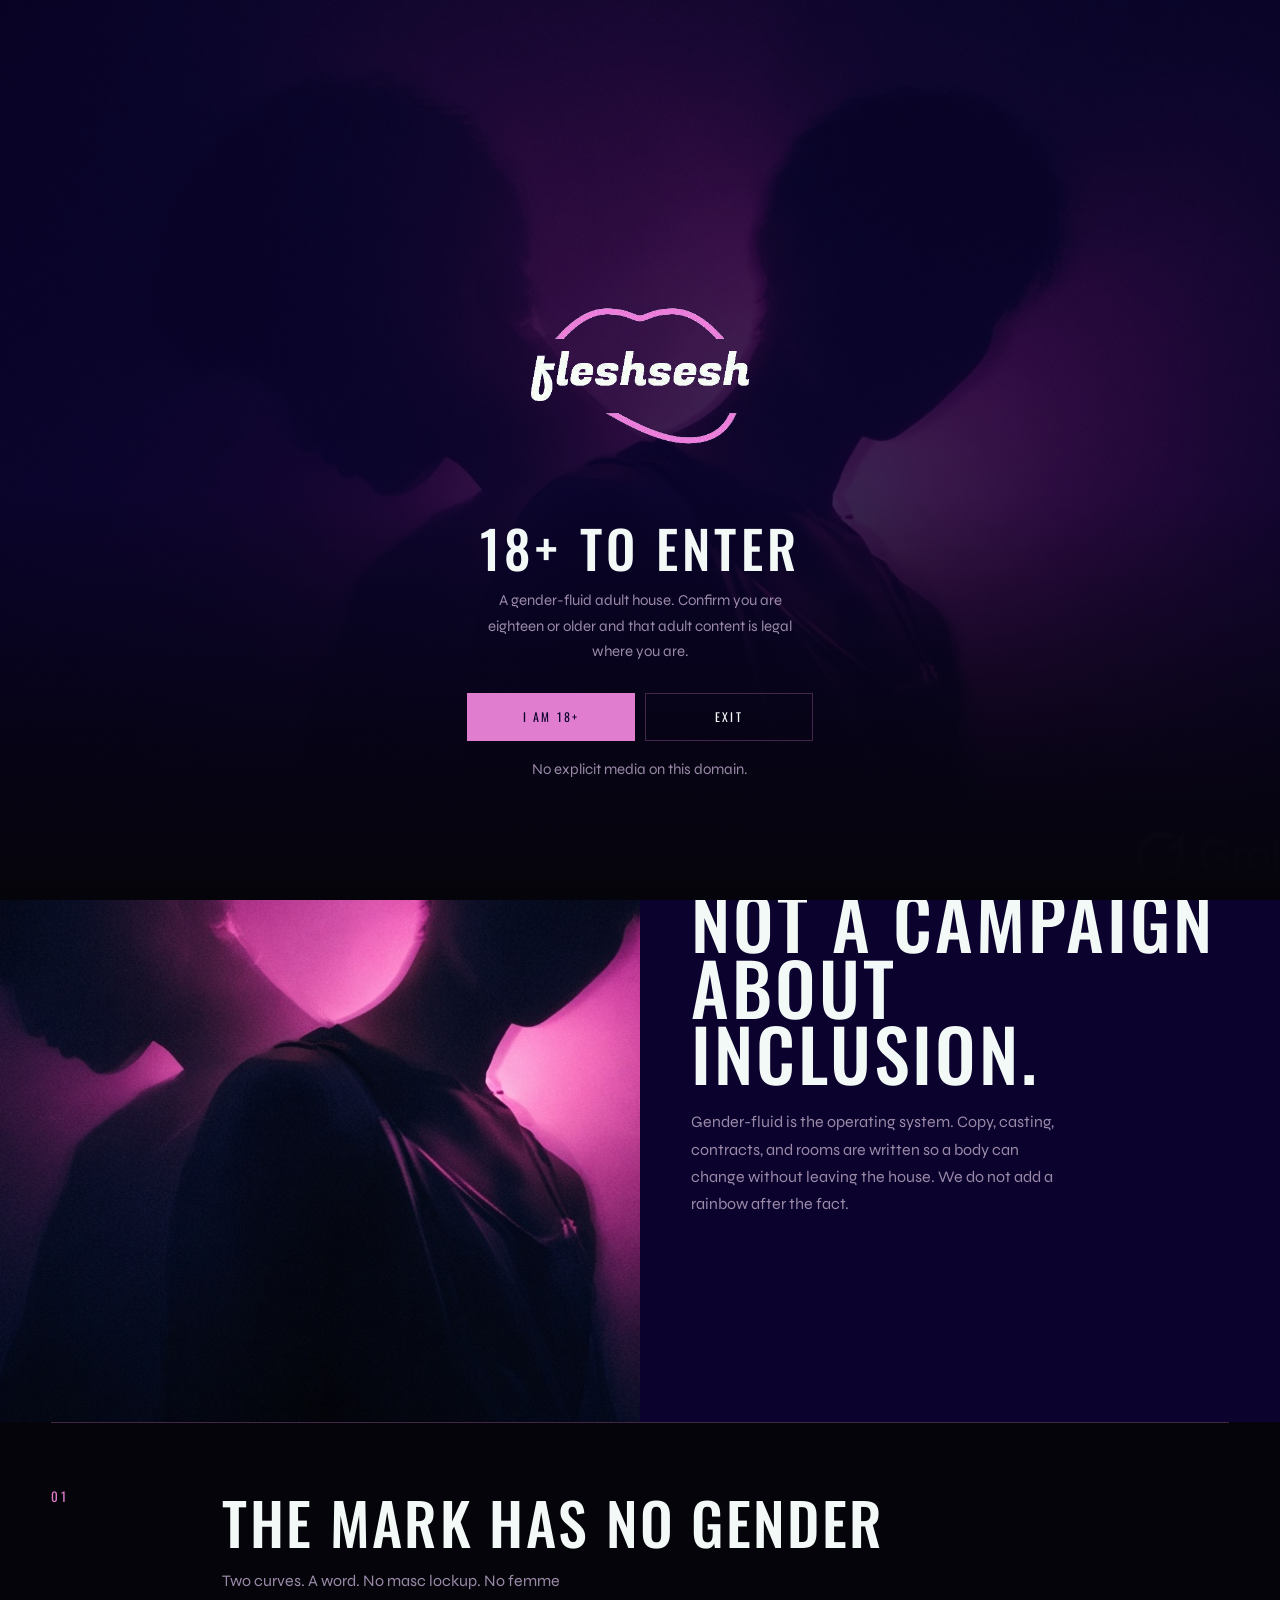
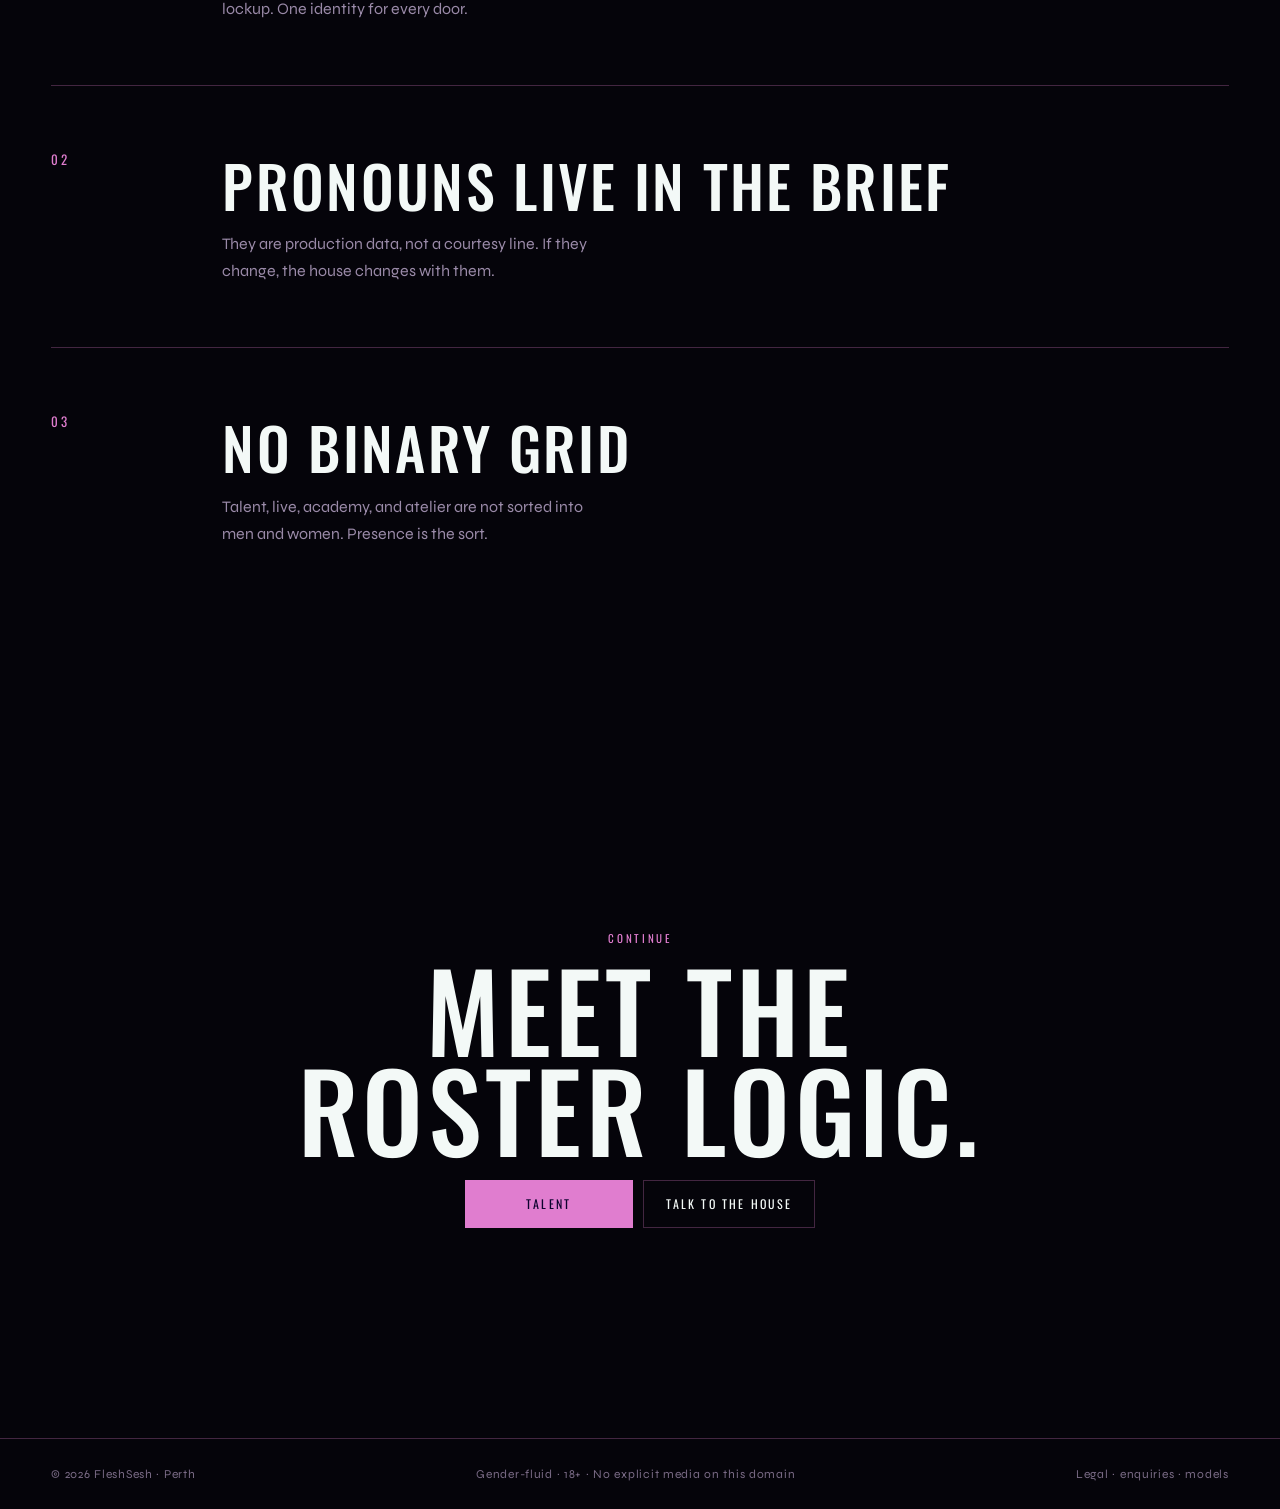
<file: artifacts/fleshsesh-redesign/identity.html>
<!DOCTYPE html>
<html lang="en">
<head>
  <meta charset="UTF-8" />
  <meta name="viewport" content="width=device-width, initial-scale=1" />
  <title>Identity — FleshSesh</title>
  <meta name="description" content="FleshSesh is gender-fluid by design. The mark, the roster, and the rooms refuse a single face." />
  <meta name="theme-color" content="#0B022D" />
  <link rel="icon" type="image/svg+xml" href="favicon.svg" />
  <link rel="preconnect" href="https://fonts.googleapis.com" />
  <link rel="preconnect" href="https://fonts.gstatic.com" crossorigin />
  <link href="https://fonts.googleapis.com/css2?family=Oswald:wght@400;500;600&family=Syne:wght@400;500;600;700&display=swap" rel="stylesheet" />
  <link rel="stylesheet" href="css/site.css" />
</head>
<body class="locked">
  <div class="grain"></div>
  <div id="gate" role="dialog" aria-modal="true" aria-labelledby="gate-title">
    <img class="bg" src="still-fluid.jpg" alt="" />
    <div class="veil"></div>
    <div class="gate-frame">
      <img class="logo" src="logo.png" alt="FleshSesh" />
      <h1 id="gate-title">18+ to enter</h1>
      <p>A gender-fluid adult house. Confirm you are eighteen or older and that adult content is legal where you are.</p>
      <div class="actions">
        <button class="btn btn-heat" id="enter">I am 18+</button>
        <button class="btn btn-ghost" id="exit">Exit</button>
      </div>
      <p class="note">No explicit media on this domain.</p>
    </div>
  </div>
  <header>
    <a class="logo-link" href="index.html" aria-label="FleshSesh home"><img src="logo.png" alt="FleshSesh" /></a>
    <nav id="nav">
      <a href="identity.html" class="is-on">Identity</a>
      <a href="talent.html">Talent</a>
      <a href="live.html">Live</a>
      <a href="academy.html">Academy</a>
      <a href="atelier.html">Atelier</a>
      <a href="contact.html" class="nav-cta">Enter</a>
    </nav>
    <button class="burger" id="burger" type="button" aria-label="Menu">Menu</button>
  </header>
  <main>
    <section class="page-hero">
      <img class="bg" src="still-identity.jpg" alt="" />
      <div class="veil"></div>
      <div class="page-hero-copy">
        <p class="eyebrow">Identity</p>
        <h1>The house<br>moves.</h1>
      </div>
    </section>
    <section class="split">
      <figure><img src="still-fluid.jpg" alt="" /></figure>
      <article>
        <p class="kicker">Doctrine</p>
        <h2>Not a campaign<br>about inclusion.</h2>
        <p class="muted mt">Gender-fluid is the operating system. Copy, casting, contracts, and rooms are written so a body can change without leaving the house. We do not add a rainbow after the fact.</p>
      </article>
    </section>
    <section class="list">
      <article>
        <div class="num">01</div>
        <div>
          <h3>The mark has no gender</h3>
          <p class="muted">Two curves. A word. No masc lockup. No femme lockup. One identity for every door.</p>
        </div>
      </article>
      <article>
        <div class="num">02</div>
        <div>
          <h3>Pronouns live in the brief</h3>
          <p class="muted">They are production data, not a courtesy line. If they change, the house changes with them.</p>
        </div>
      </article>
      <article>
        <div class="num">03</div>
        <div>
          <h3>No binary grid</h3>
          <p class="muted">Talent, live, academy, and atelier are not sorted into men and women. Presence is the sort.</p>
        </div>
      </article>
    </section>
    <section class="climax">
      <div>
        <p class="eyebrow">Continue</p>
        <h2>Meet the<br>roster logic.</h2>
        <div class="actions mt">
          <a class="btn btn-heat" href="talent.html">Talent</a>
          <a class="btn btn-ghost" href="contact.html">Talk to the house</a>
        </div>
      </div>
    </section>
  </main>
  <footer>
    <div>© <span id="y"></span> FleshSesh · Perth</div>
    <div>Gender-fluid · 18+ · No explicit media on this domain</div>
    <div>
      <a href="legal.html">Legal</a>
      ·
      <a href="mailto:enquiries@fleshsesh.com">enquiries</a>
      ·
      <a href="mailto:models@fleshsesh.com">models</a>
    </div>
  </footer>
  <script src="js/site.js"></script>
</body>
</html>
</file>
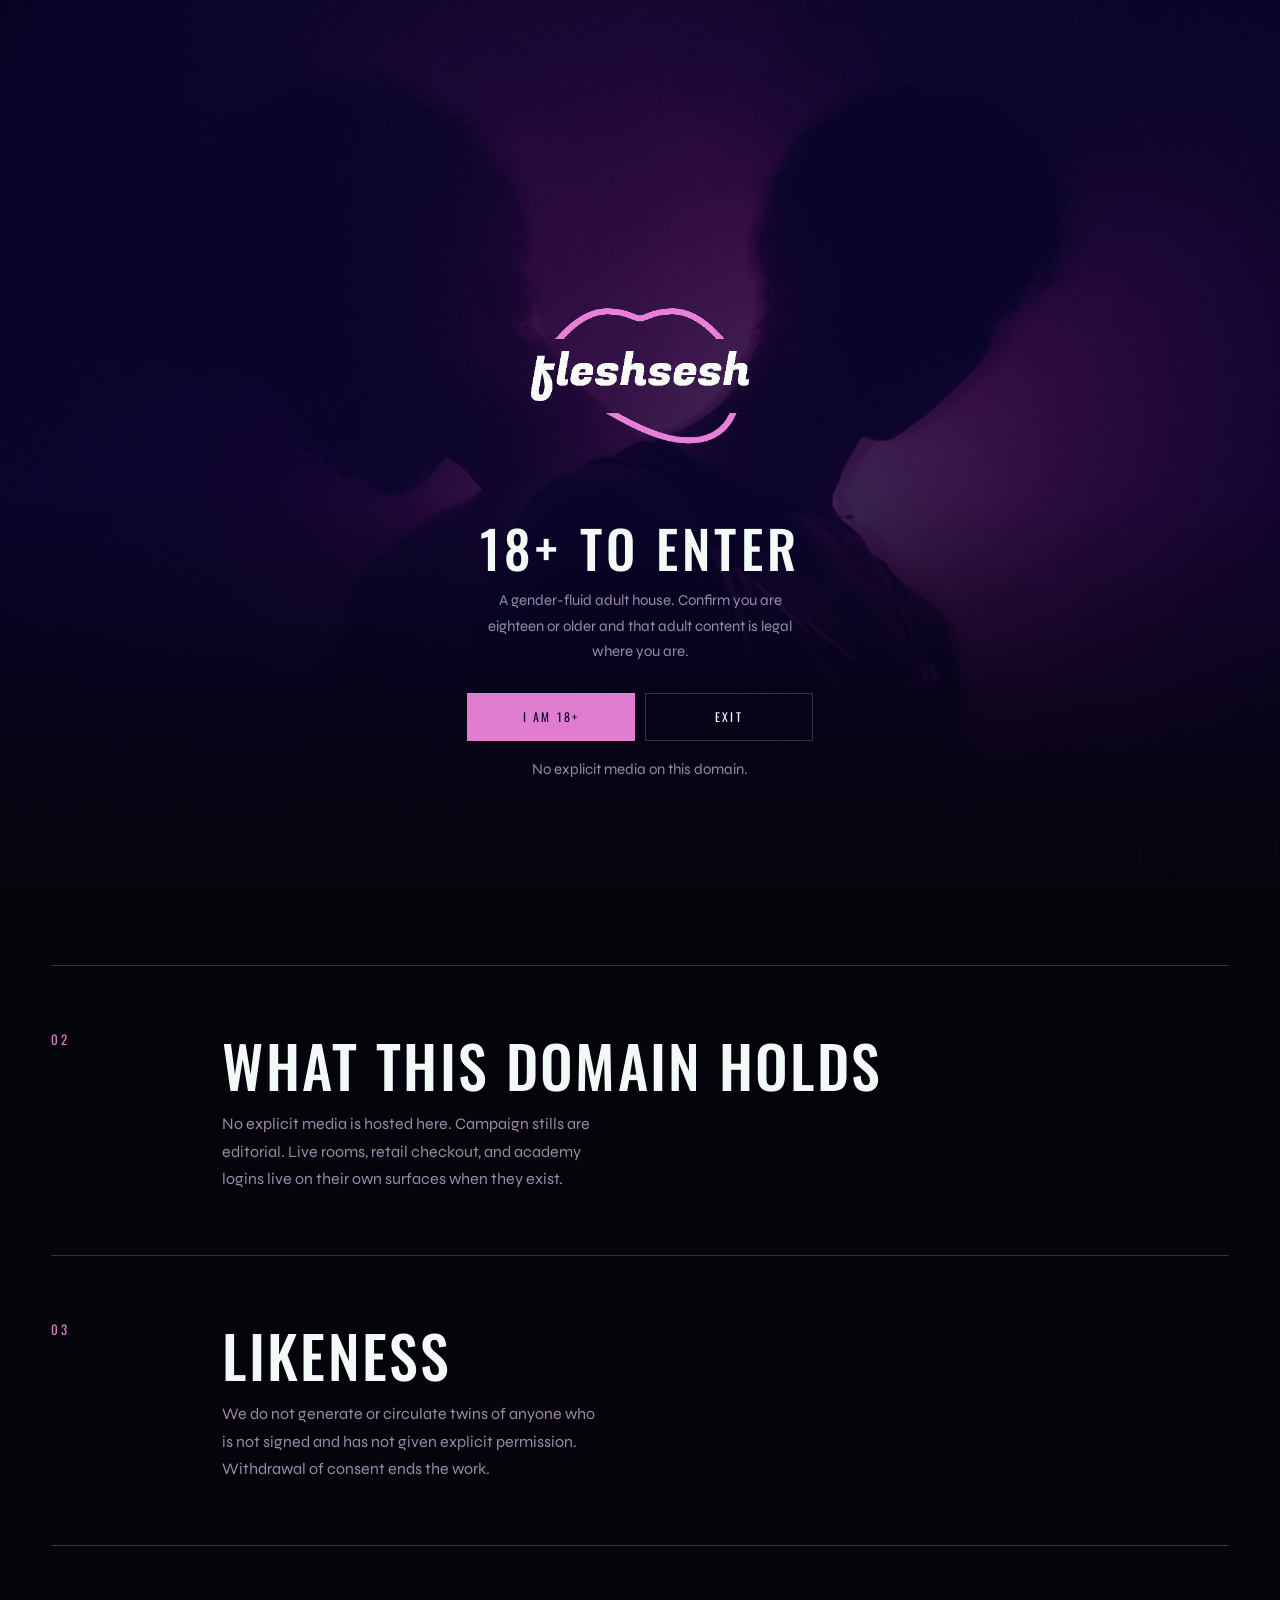
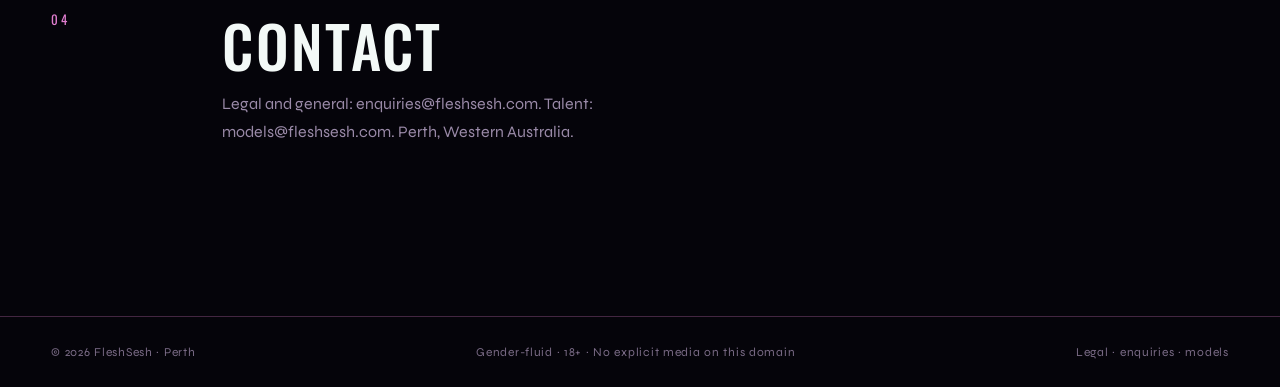
<file: artifacts/fleshsesh-redesign/legal.html>
<!DOCTYPE html>
<html lang="en">
<head>
  <meta charset="UTF-8" />
  <meta name="viewport" content="width=device-width, initial-scale=1" />
  <title>Legal — FleshSesh</title>
  <meta name="description" content="Age, consent, and house terms. Eighteen and over. No explicit media on this domain." />
  <meta name="theme-color" content="#0B022D" />
  <link rel="icon" type="image/svg+xml" href="favicon.svg" />
  <link rel="preconnect" href="https://fonts.googleapis.com" />
  <link rel="preconnect" href="https://fonts.gstatic.com" crossorigin />
  <link href="https://fonts.googleapis.com/css2?family=Oswald:wght@400;500;600&family=Syne:wght@400;500;600;700&display=swap" rel="stylesheet" />
  <link rel="stylesheet" href="css/site.css" />
</head>
<body class="locked">
  <div class="grain"></div>
  <div id="gate" role="dialog" aria-modal="true" aria-labelledby="gate-title">
    <img class="bg" src="still-fluid.jpg" alt="" />
    <div class="veil"></div>
    <div class="gate-frame">
      <img class="logo" src="logo.png" alt="FleshSesh" />
      <h1 id="gate-title">18+ to enter</h1>
      <p>A gender-fluid adult house. Confirm you are eighteen or older and that adult content is legal where you are.</p>
      <div class="actions">
        <button class="btn btn-heat" id="enter">I am 18+</button>
        <button class="btn btn-ghost" id="exit">Exit</button>
      </div>
      <p class="note">No explicit media on this domain.</p>
    </div>
  </div>
  <header>
    <a class="logo-link" href="index.html" aria-label="FleshSesh home"><img src="logo.png" alt="FleshSesh" /></a>
    <nav id="nav">
      <a href="identity.html">Identity</a>
      <a href="talent.html">Talent</a>
      <a href="live.html">Live</a>
      <a href="academy.html">Academy</a>
      <a href="atelier.html">Atelier</a>
      <a href="contact.html" class="nav-cta">Enter</a>
    </nav>
    <button class="burger" id="burger" type="button" aria-label="Menu">Menu</button>
  </header>
  <main>
    <section class="page-hero">
      <img class="bg" src="still-academy.jpg" alt="" />
      <div class="veil"></div>
      <div class="page-hero-copy">
        <p class="eyebrow">Legal</p>
        <h1>The door<br>has rules.</h1>
      </div>
    </section>
    <section class="list">
      <article>
        <div class="num">01</div>
        <div>
          <h3>Age</h3>
          <p class="muted">This house is for adults eighteen and over. By entering you confirm your age and that adult content is legal where you are. We remember that confirmation on this device.</p>
        </div>
      </article>
      <article>
        <div class="num">02</div>
        <div>
          <h3>What this domain holds</h3>
          <p class="muted">No explicit media is hosted here. Campaign stills are editorial. Live rooms, retail checkout, and academy logins live on their own surfaces when they exist.</p>
        </div>
      </article>
      <article>
        <div class="num">03</div>
        <div>
          <h3>Likeness</h3>
          <p class="muted">We do not generate or circulate twins of anyone who is not signed and has not given explicit permission. Withdrawal of consent ends the work.</p>
        </div>
      </article>
      <article>
        <div class="num">04</div>
        <div>
          <h3>Contact</h3>
          <p class="muted">Legal and general: enquiries@fleshsesh.com. Talent: models@fleshsesh.com. Perth, Western Australia.</p>
        </div>
      </article>
    </section>
  </main>
  <footer>
    <div>© <span id="y"></span> FleshSesh · Perth</div>
    <div>Gender-fluid · 18+ · No explicit media on this domain</div>
    <div>
      <a href="legal.html">Legal</a>
      ·
      <a href="mailto:enquiries@fleshsesh.com">enquiries</a>
      ·
      <a href="mailto:models@fleshsesh.com">models</a>
    </div>
  </footer>
  <script src="js/site.js"></script>
</body>
</html>
</file>
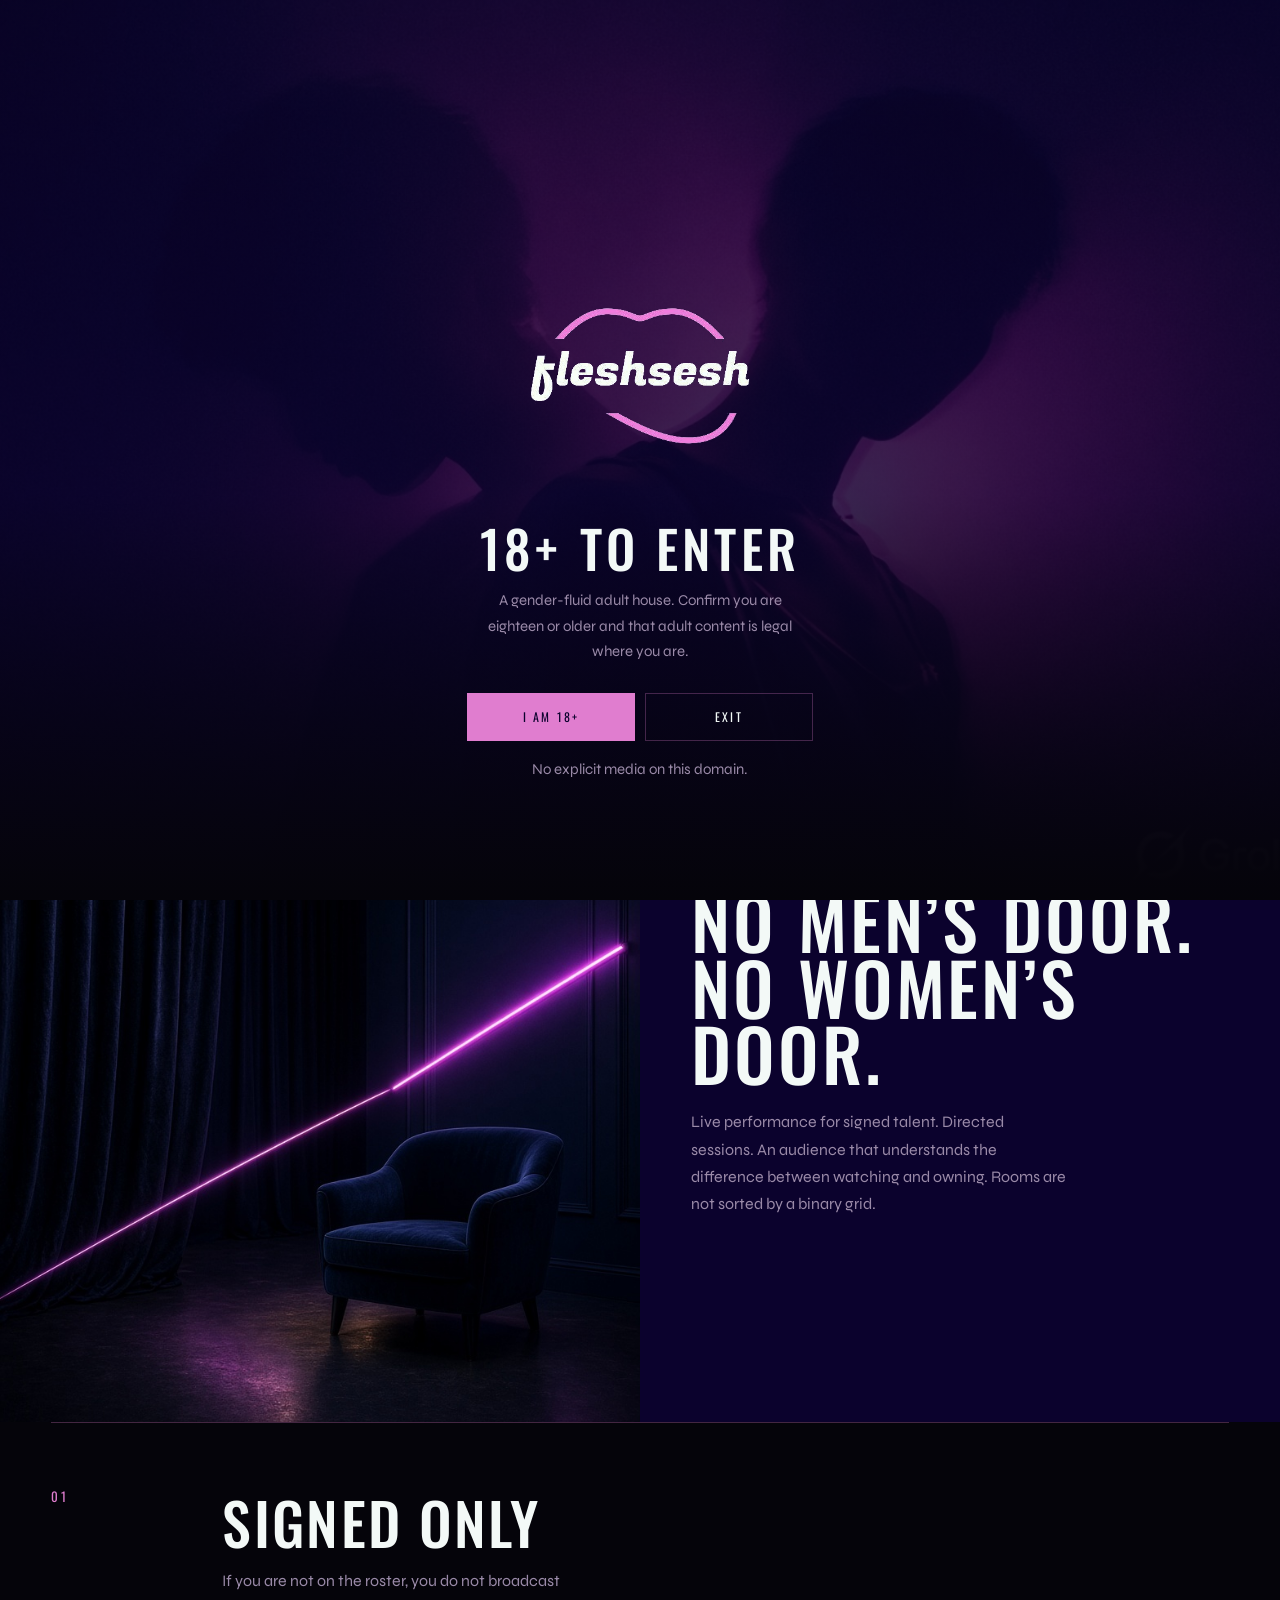
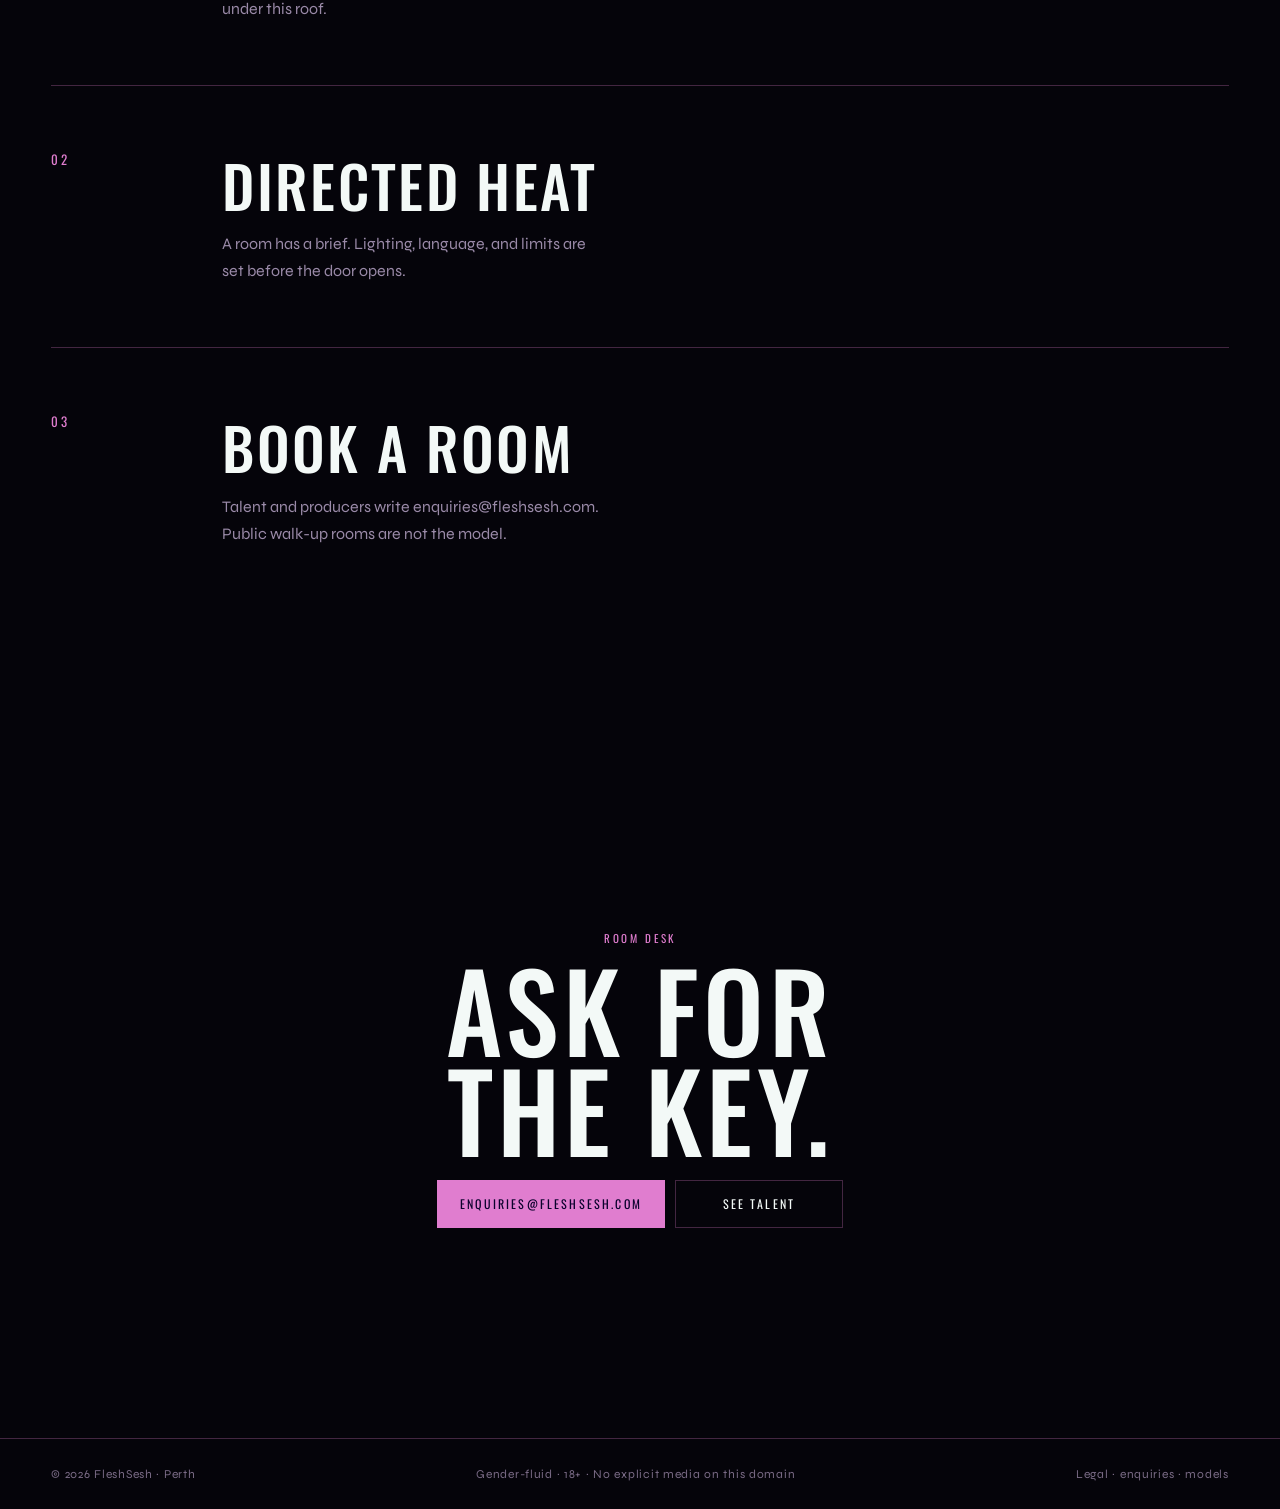
<file: artifacts/fleshsesh-redesign/live.html>
<!DOCTYPE html>
<html lang="en">
<head>
  <meta charset="UTF-8" />
  <meta name="viewport" content="width=device-width, initial-scale=1" />
  <title>Live — FleshSesh</title>
  <meta name="description" content="Live rooms for signed talent. Cast by presence, not by a gender dropdown." />
  <meta name="theme-color" content="#0B022D" />
  <link rel="icon" type="image/svg+xml" href="favicon.svg" />
  <link rel="preconnect" href="https://fonts.googleapis.com" />
  <link rel="preconnect" href="https://fonts.gstatic.com" crossorigin />
  <link href="https://fonts.googleapis.com/css2?family=Oswald:wght@400;500;600&family=Syne:wght@400;500;600;700&display=swap" rel="stylesheet" />
  <link rel="stylesheet" href="css/site.css" />
</head>
<body class="locked">
  <div class="grain"></div>
  <div id="gate" role="dialog" aria-modal="true" aria-labelledby="gate-title">
    <img class="bg" src="still-fluid.jpg" alt="" />
    <div class="veil"></div>
    <div class="gate-frame">
      <img class="logo" src="logo.png" alt="FleshSesh" />
      <h1 id="gate-title">18+ to enter</h1>
      <p>A gender-fluid adult house. Confirm you are eighteen or older and that adult content is legal where you are.</p>
      <div class="actions">
        <button class="btn btn-heat" id="enter">I am 18+</button>
        <button class="btn btn-ghost" id="exit">Exit</button>
      </div>
      <p class="note">No explicit media on this domain.</p>
    </div>
  </div>
  <header>
    <a class="logo-link" href="index.html" aria-label="FleshSesh home"><img src="logo.png" alt="FleshSesh" /></a>
    <nav id="nav">
      <a href="identity.html">Identity</a>
      <a href="talent.html">Talent</a>
      <a href="live.html" class="is-on">Live</a>
      <a href="academy.html">Academy</a>
      <a href="atelier.html">Atelier</a>
      <a href="contact.html" class="nav-cta">Enter</a>
    </nav>
    <button class="burger" id="burger" type="button" aria-label="Menu">Menu</button>
  </header>
  <main>
    <section class="page-hero">
      <img class="bg" src="still-live.jpg" alt="" />
      <div class="veil"></div>
      <div class="page-hero-copy">
        <p class="eyebrow">02 — Live</p>
        <h1>Presence,<br>not inventory.</h1>
      </div>
    </section>
    <section class="split">
      <figure><img src="still-live.jpg" alt="" /></figure>
      <article>
        <p class="kicker">The rooms</p>
        <h2>No men’s door.<br>No women’s door.</h2>
        <p class="muted mt">Live performance for signed talent. Directed sessions. An audience that understands the difference between watching and owning. Rooms are not sorted by a binary grid.</p>
      </article>
    </section>
    <section class="list">
      <article>
        <div class="num">01</div>
        <div>
          <h3>Signed only</h3>
          <p class="muted">If you are not on the roster, you do not broadcast under this roof.</p>
        </div>
      </article>
      <article>
        <div class="num">02</div>
        <div>
          <h3>Directed heat</h3>
          <p class="muted">A room has a brief. Lighting, language, and limits are set before the door opens.</p>
        </div>
      </article>
      <article>
        <div class="num">03</div>
        <div>
          <h3>Book a room</h3>
          <p class="muted">Talent and producers write enquiries@fleshsesh.com. Public walk-up rooms are not the model.</p>
        </div>
      </article>
    </section>
    <section class="climax">
      <div>
        <p class="eyebrow">Room desk</p>
        <h2>Ask for<br>the key.</h2>
        <div class="actions mt">
          <a class="btn btn-heat" href="mailto:enquiries@fleshsesh.com">enquiries@fleshsesh.com</a>
          <a class="btn btn-ghost" href="talent.html">See Talent</a>
        </div>
      </div>
    </section>
  </main>
  <footer>
    <div>© <span id="y"></span> FleshSesh · Perth</div>
    <div>Gender-fluid · 18+ · No explicit media on this domain</div>
    <div>
      <a href="legal.html">Legal</a>
      ·
      <a href="mailto:enquiries@fleshsesh.com">enquiries</a>
      ·
      <a href="mailto:models@fleshsesh.com">models</a>
    </div>
  </footer>
  <script src="js/site.js"></script>
</body>
</html>
</file>
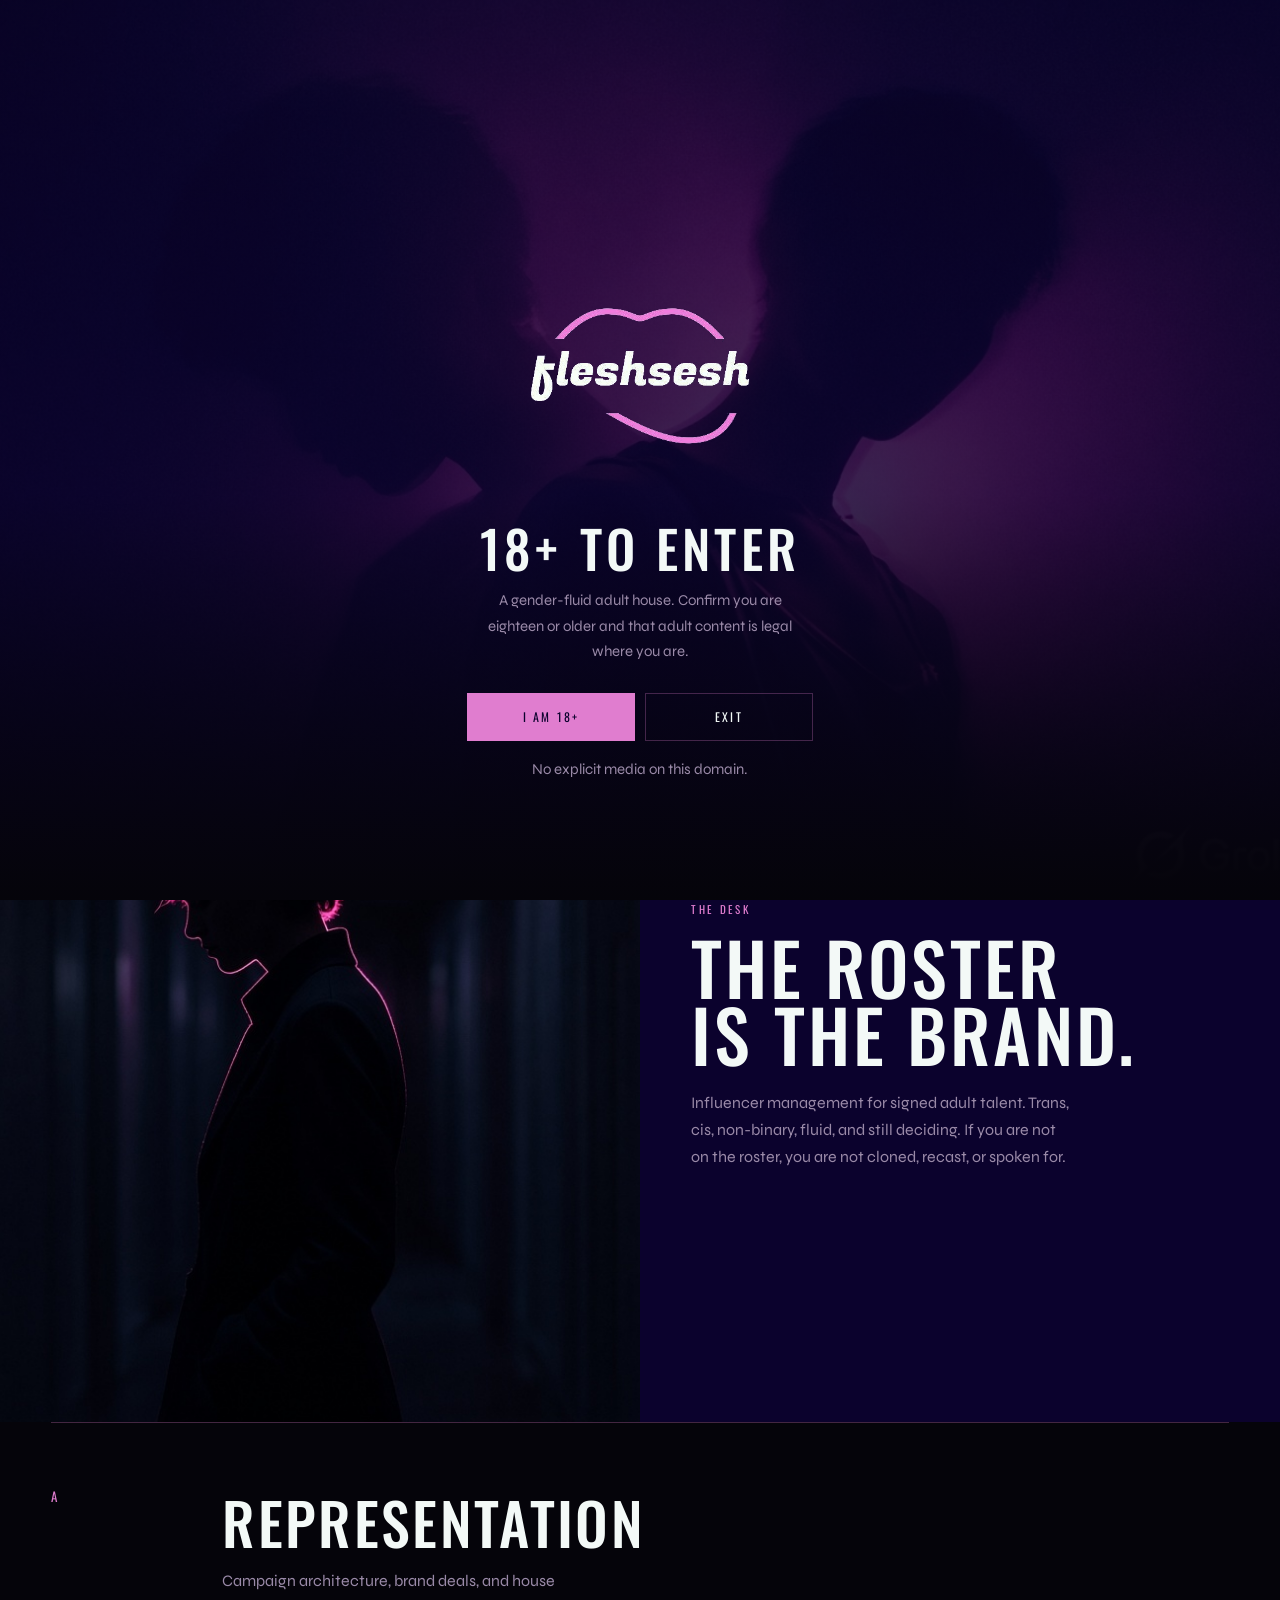
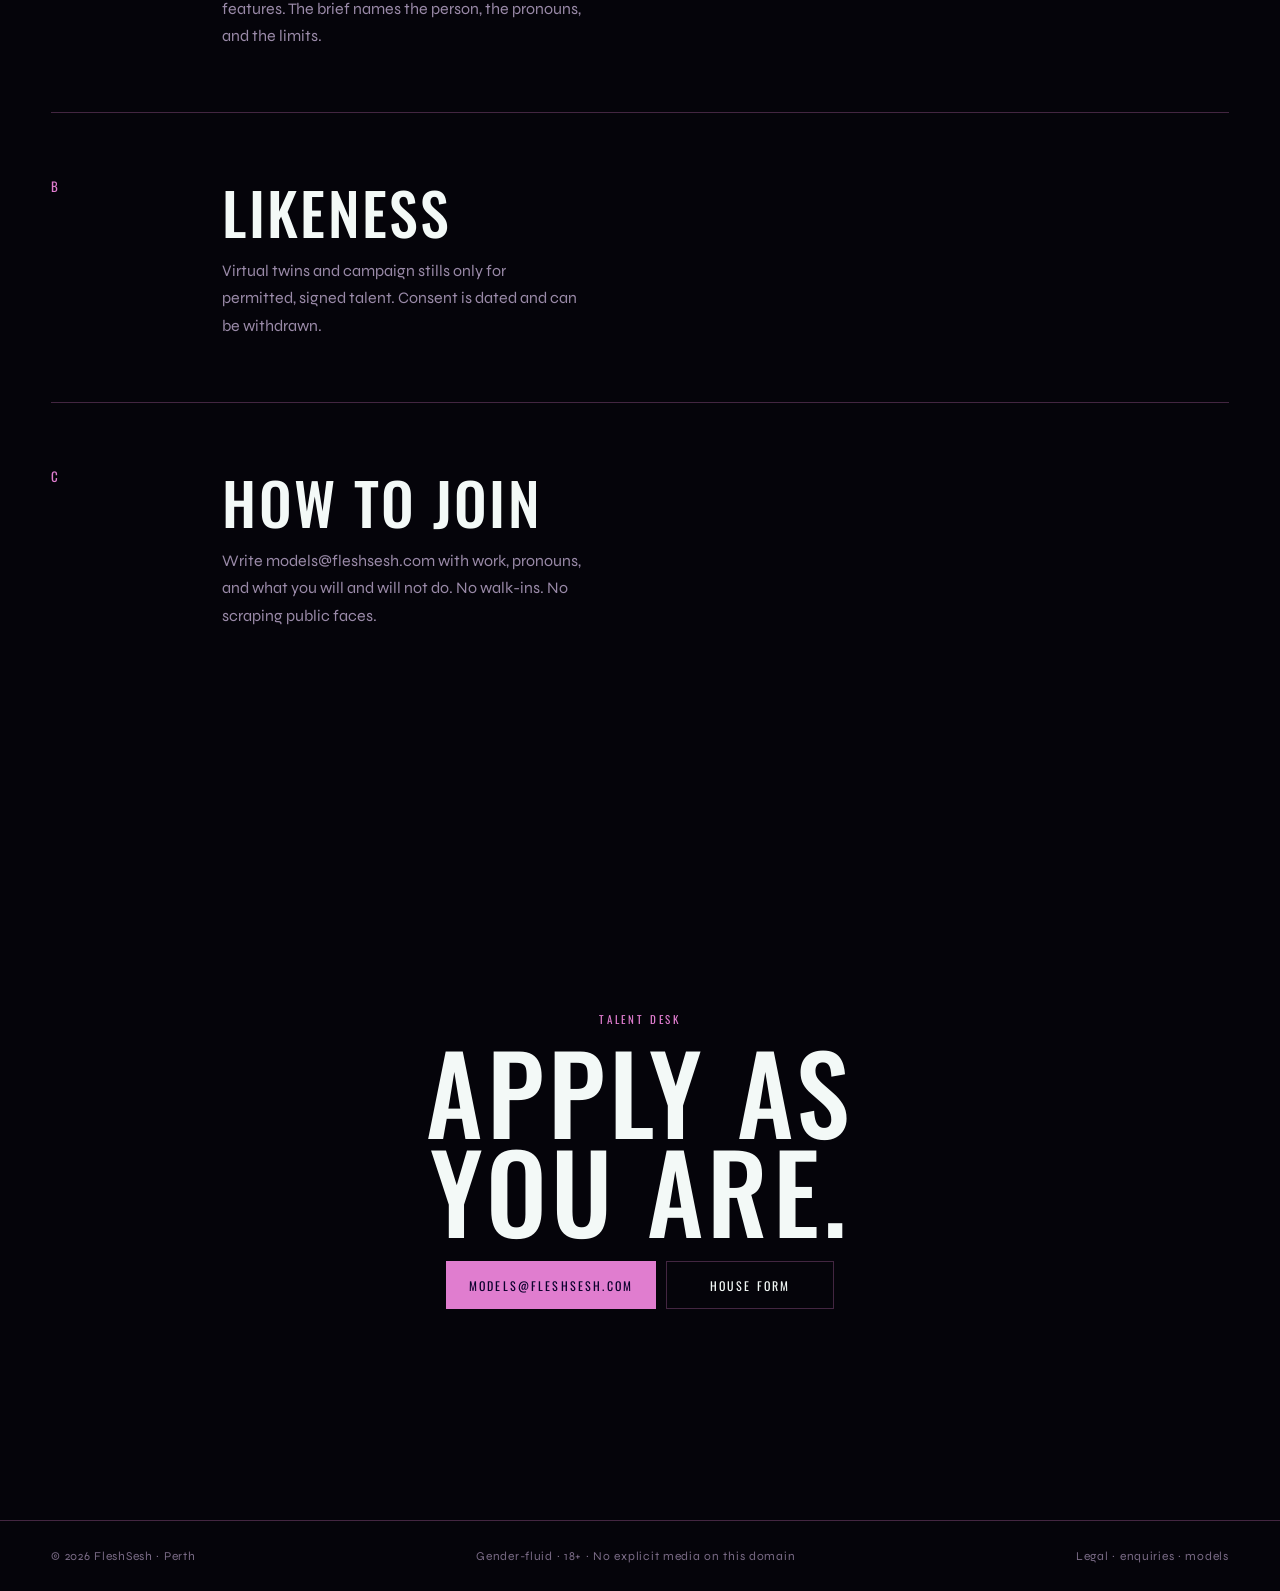
<file: artifacts/fleshsesh-redesign/talent.html>
<!DOCTYPE html>
<html lang="en">
<head>
  <meta charset="UTF-8" />
  <meta name="viewport" content="width=device-width, initial-scale=1" />
  <title>Talent — FleshSesh</title>
  <meta name="description" content="Signed adult talent across the spectrum. Representation and likeness only with permission." />
  <meta name="theme-color" content="#0B022D" />
  <link rel="icon" type="image/svg+xml" href="favicon.svg" />
  <link rel="preconnect" href="https://fonts.googleapis.com" />
  <link rel="preconnect" href="https://fonts.gstatic.com" crossorigin />
  <link href="https://fonts.googleapis.com/css2?family=Oswald:wght@400;500;600&family=Syne:wght@400;500;600;700&display=swap" rel="stylesheet" />
  <link rel="stylesheet" href="css/site.css" />
</head>
<body class="locked">
  <div class="grain"></div>
  <div id="gate" role="dialog" aria-modal="true" aria-labelledby="gate-title">
    <img class="bg" src="still-fluid.jpg" alt="" />
    <div class="veil"></div>
    <div class="gate-frame">
      <img class="logo" src="logo.png" alt="FleshSesh" />
      <h1 id="gate-title">18+ to enter</h1>
      <p>A gender-fluid adult house. Confirm you are eighteen or older and that adult content is legal where you are.</p>
      <div class="actions">
        <button class="btn btn-heat" id="enter">I am 18+</button>
        <button class="btn btn-ghost" id="exit">Exit</button>
      </div>
      <p class="note">No explicit media on this domain.</p>
    </div>
  </div>
  <header>
    <a class="logo-link" href="index.html" aria-label="FleshSesh home"><img src="logo.png" alt="FleshSesh" /></a>
    <nav id="nav">
      <a href="identity.html">Identity</a>
      <a href="talent.html" class="is-on">Talent</a>
      <a href="live.html">Live</a>
      <a href="academy.html">Academy</a>
      <a href="atelier.html">Atelier</a>
      <a href="contact.html" class="nav-cta">Enter</a>
    </nav>
    <button class="burger" id="burger" type="button" aria-label="Menu">Menu</button>
  </header>
  <main>
    <section class="page-hero">
      <img class="bg" src="still-satin.jpg" alt="" />
      <div class="veil"></div>
      <div class="page-hero-copy">
        <p class="eyebrow">01 — Talent</p>
        <h1>Every body<br>that consents.</h1>
      </div>
    </section>
    <section class="split">
      <figure><img src="still-identity.jpg" alt="" /></figure>
      <article>
        <p class="kicker">The desk</p>
        <h2>The roster<br>is the brand.</h2>
        <p class="muted mt">Influencer management for signed adult talent. Trans, cis, non-binary, fluid, and still deciding. If you are not on the roster, you are not cloned, recast, or spoken for.</p>
      </article>
    </section>
    <section class="list">
      <article>
        <div class="num">A</div>
        <div>
          <h3>Representation</h3>
          <p class="muted">Campaign architecture, brand deals, and house features. The brief names the person, the pronouns, and the limits.</p>
        </div>
      </article>
      <article>
        <div class="num">B</div>
        <div>
          <h3>Likeness</h3>
          <p class="muted">Virtual twins and campaign stills only for permitted, signed talent. Consent is dated and can be withdrawn.</p>
        </div>
      </article>
      <article>
        <div class="num">C</div>
        <div>
          <h3>How to join</h3>
          <p class="muted">Write models@fleshsesh.com with work, pronouns, and what you will and will not do. No walk-ins. No scraping public faces.</p>
        </div>
      </article>
    </section>
    <section class="climax">
      <div>
        <p class="eyebrow">Talent desk</p>
        <h2>Apply as<br>you are.</h2>
        <div class="actions mt">
          <a class="btn btn-heat" href="mailto:models@fleshsesh.com">models@fleshsesh.com</a>
          <a class="btn btn-ghost" href="contact.html">House form</a>
        </div>
      </div>
    </section>
  </main>
  <footer>
    <div>© <span id="y"></span> FleshSesh · Perth</div>
    <div>Gender-fluid · 18+ · No explicit media on this domain</div>
    <div>
      <a href="legal.html">Legal</a>
      ·
      <a href="mailto:enquiries@fleshsesh.com">enquiries</a>
      ·
      <a href="mailto:models@fleshsesh.com">models</a>
    </div>
  </footer>
  <script src="js/site.js"></script>
</body>
</html>
</file>
<file: artifacts/fleshsesh-redesign/css/site.css>
:root {
  --void: #05040a;
  --navy: #0b022d;
  --heat: #e07dcf;
  --ivory: #f3f9f7;
  --muted: #9a8aa8;
  --line: rgba(224, 125, 207, 0.28);
  --safe: max(20px, 4vw);
}
* { box-sizing: border-box; margin: 0; padding: 0; }
html { scroll-behavior: smooth; }
html, body { background: var(--void); color: var(--ivory); }
body {
  font-family: Syne, system-ui, sans-serif;
  overflow-x: hidden;
  -webkit-font-smoothing: antialiased;
}
body.locked { overflow: hidden; height: 100dvh; }
img { max-width: 100%; display: block; }
a { color: inherit; text-decoration: none; }
button { font: inherit; cursor: pointer; border: 0; background: none; color: inherit; }

.grain {
  pointer-events: none;
  position: fixed;
  inset: 0;
  z-index: 80;
  opacity: 0.1;
  mix-blend-mode: overlay;
  background-image: url("data:image/svg+xml,%3Csvg xmlns='http://www.w3.org/2000/svg' width='160' height='160'%3E%3Cfilter id='n'%3E%3CfeTurbulence type='fractalNoise' baseFrequency='.8' numOctaves='4' stitchTiles='stitch'/%3E%3C/filter%3E%3Crect width='160' height='160' filter='url(%23n)' opacity='.55'/%3E%3C/svg%3E");
}

#gate {
  position: fixed;
  inset: 0;
  z-index: 100;
  display: grid;
  place-items: end center;
  background: var(--navy);
  transition: opacity .6s ease, visibility .6s ease;
}
#gate.hidden { opacity: 0; visibility: hidden; pointer-events: none; }
#gate img.bg, .hero .bg, .page-hero .bg {
  position: absolute;
  inset: 0;
  width: 100%;
  height: 100%;
  object-fit: cover;
}
#gate img.bg { opacity: 0.42; }
#gate .veil, .hero .veil, .page-hero .veil {
  position: absolute;
  inset: 0;
  background: linear-gradient(to top, var(--void), rgba(11,2,45,.55) 45%, rgba(11,2,45,.35));
}
.gate-frame {
  position: relative;
  z-index: 2;
  width: min(560px, calc(100% - 40px));
  text-align: center;
  padding: 8vh 0 10vh;
}
.gate-frame .logo { width: min(240px, 70%); margin: 0 auto 28px; }
.gate-frame h1 {
  font-family: Oswald, sans-serif;
  font-weight: 500;
  letter-spacing: 0.08em;
  text-transform: uppercase;
  font-size: clamp(32px, 7vw, 52px);
}
.gate-frame p {
  color: var(--muted);
  margin: 16px auto 28px;
  max-width: 36ch;
  line-height: 1.7;
  font-size: 15px;
}
.actions { display: flex; gap: 10px; justify-content: center; flex-wrap: wrap; }
.btn {
  min-width: 168px;
  min-height: 48px;
  padding: 14px 22px;
  border: 1px solid var(--line);
  font-family: Oswald, sans-serif;
  letter-spacing: 0.18em;
  text-transform: uppercase;
  font-size: 12px;
  display: inline-flex;
  align-items: center;
  justify-content: center;
  transition: background .2s ease, color .2s ease, border-color .2s ease;
}
.btn-heat { background: var(--heat); border-color: var(--heat); color: var(--navy); }
.btn-heat:hover { background: var(--ivory); }
.btn-ghost:hover { border-color: var(--heat); color: var(--heat); }
.note { margin-top: 22px; font-size: 12px; color: #7a6b86; }

header {
  position: fixed;
  inset: 0 0 auto;
  z-index: 50;
  display: flex;
  align-items: center;
  justify-content: space-between;
  padding: 16px var(--safe);
}
header .logo-link { width: 108px; display: block; }
nav {
  display: flex;
  gap: 22px;
  align-items: center;
  font-family: Oswald, sans-serif;
  font-size: 12px;
  letter-spacing: 0.18em;
  text-transform: uppercase;
}
nav a { color: rgba(243,249,247,.82); }
nav a:hover, nav a.is-on { color: var(--heat); }
.nav-cta { border: 1px solid var(--heat); color: var(--heat); padding: 8px 12px; }
.nav-cta:hover, .nav-cta.is-on { background: var(--heat); color: var(--navy); }
.burger {
  display: none;
  width: 44px;
  height: 44px;
  align-items: center;
  justify-content: center;
  font-family: Oswald, sans-serif;
  letter-spacing: 0.12em;
  font-size: 11px;
}

.hero, .page-hero {
  min-height: 100dvh;
  display: grid;
  place-items: end center;
  position: relative;
  padding: 0 var(--safe) 12vh;
}
.page-hero { min-height: 72dvh; place-items: end start; }
.hero-copy, .page-hero-copy { position: relative; z-index: 2; }
.hero-copy { text-align: center; }
.hero-copy .logo { width: min(420px, 78vw); margin: 0 auto 18px; }
.eyebrow, .kicker {
  font-family: Oswald, sans-serif;
  letter-spacing: 0.24em;
  text-transform: uppercase;
  font-size: 11px;
  color: var(--heat);
}
.eyebrow { margin-bottom: 10px; }
.kicker { margin-bottom: 16px; }

.marquee {
  overflow: hidden;
  border-block: 1px solid var(--line);
  background: var(--navy);
  padding: 12px 0;
}
.track {
  display: flex;
  width: max-content;
  gap: 36px;
  animation: slide 22s linear infinite;
  font-family: Oswald, sans-serif;
  letter-spacing: 0.22em;
  text-transform: uppercase;
  font-size: 13px;
  color: var(--heat);
}
.track span { display: flex; align-items: center; gap: 36px; }
.dot { width: 6px; height: 6px; border-radius: 50%; background: rgba(243,249,247,.35); }
@keyframes slide { to { transform: translateX(-50%); } }

.split, .chapter { display: grid; grid-template-columns: 1fr 1fr; min-height: 86dvh; }
.split figure, .chapter .shot, .stack figure {
  position: relative;
  min-height: 380px;
  overflow: hidden;
}
.split figure img, .chapter .shot img, .stack figure img, .bleed img {
  position: absolute;
  inset: 0;
  width: 100%;
  height: 100%;
  object-fit: cover;
}
.split article, .chapter .copy, .prose {
  display: flex;
  flex-direction: column;
  justify-content: center;
  padding: 10vh var(--safe);
}
.split article { background: var(--navy); }
.chapter:nth-child(even) .copy { order: 2; }
.chapter .copy { border-top: 1px solid var(--line); }

h1, h2, h3, h4 {
  font-family: Oswald, sans-serif;
  font-weight: 500;
  letter-spacing: 0.04em;
  text-transform: uppercase;
  line-height: 0.92;
  text-wrap: balance;
}
h1 { font-size: clamp(40px, 8vw, 92px); }
h2 { font-size: clamp(36px, 6vw, 72px); }
h3 { font-size: clamp(32px, 5vw, 58px); margin: 10px 0 18px; }
h4 { font-size: 26px; margin-bottom: 12px; }
p { line-height: 1.7; text-wrap: pretty; }
.muted { color: var(--muted); max-width: 42ch; }
.mt { margin-top: 22px; }
.mb { margin-bottom: 28px; }

.code {
  position: relative;
  min-height: 70dvh;
  display: grid;
  grid-template-columns: repeat(3, 1fr);
  gap: 28px;
  padding: 16vh var(--safe);
}
.code::before {
  content: "";
  position: absolute;
  inset: 0;
  background:
    linear-gradient(rgba(11,2,45,.78), rgba(5,4,10,.88)),
    url("../still-fluid.jpg") center/cover;
}
.code > * { position: relative; border-top: 1px solid var(--line); padding-top: 22px; }

.list {
  display: grid;
  gap: 0;
  padding: 0 var(--safe) 12vh;
}
.list article {
  display: grid;
  grid-template-columns: 120px 1fr;
  gap: 4vw;
  padding: 7vh 0;
  border-top: 1px solid var(--line);
}
.list .num {
  font-family: Oswald, sans-serif;
  letter-spacing: 0.18em;
  color: var(--heat);
  font-size: 13px;
}

.climax {
  min-height: 80dvh;
  display: grid;
  place-items: center;
  text-align: center;
  padding: 16vh var(--safe);
}
.climax .logo { width: min(200px, 50vw); margin: 0 auto 22px; }
.climax h2 { font-size: clamp(48px, 9vw, 108px); margin: 12px 0 18px; }

.form {
  width: min(560px, 100%);
  display: grid;
  gap: 14px;
  text-align: left;
}
.form label {
  font-family: Oswald, sans-serif;
  letter-spacing: 0.16em;
  text-transform: uppercase;
  font-size: 11px;
  color: var(--heat);
}
.form input, .form textarea, .form select {
  width: 100%;
  background: transparent;
  border: 0;
  border-bottom: 1px solid var(--line);
  color: var(--ivory);
  padding: 12px 0;
  font: inherit;
}
.form textarea { min-height: 120px; resize: vertical; }

footer {
  display: flex;
  justify-content: space-between;
  gap: 16px;
  flex-wrap: wrap;
  padding: 28px var(--safe);
  border-top: 1px solid var(--line);
  color: #7a6b86;
  font-size: 12px;
  letter-spacing: 0.06em;
}
footer a:hover { color: var(--heat); }

@media (max-width: 860px) {
  nav { display: none; }
  .burger { display: flex; }
  nav.open {
    display: flex;
    flex-direction: column;
    position: fixed;
    inset: 0;
    background: rgba(11,2,45,.96);
    padding: 88px var(--safe) 40px;
    gap: 0;
    z-index: 45;
  }
  nav.open a {
    border-bottom: 1px solid var(--line);
    padding: 18px 0;
    font-size: 28px;
  }
  .split, .chapter, .chapter:nth-child(even), .code, .list article { grid-template-columns: 1fr; }
  .chapter:nth-child(even) .copy { order: 0; }
}
@media (prefers-reduced-motion: reduce) {
  .track { animation: none; }
  html { scroll-behavior: auto; }
}
</file>
